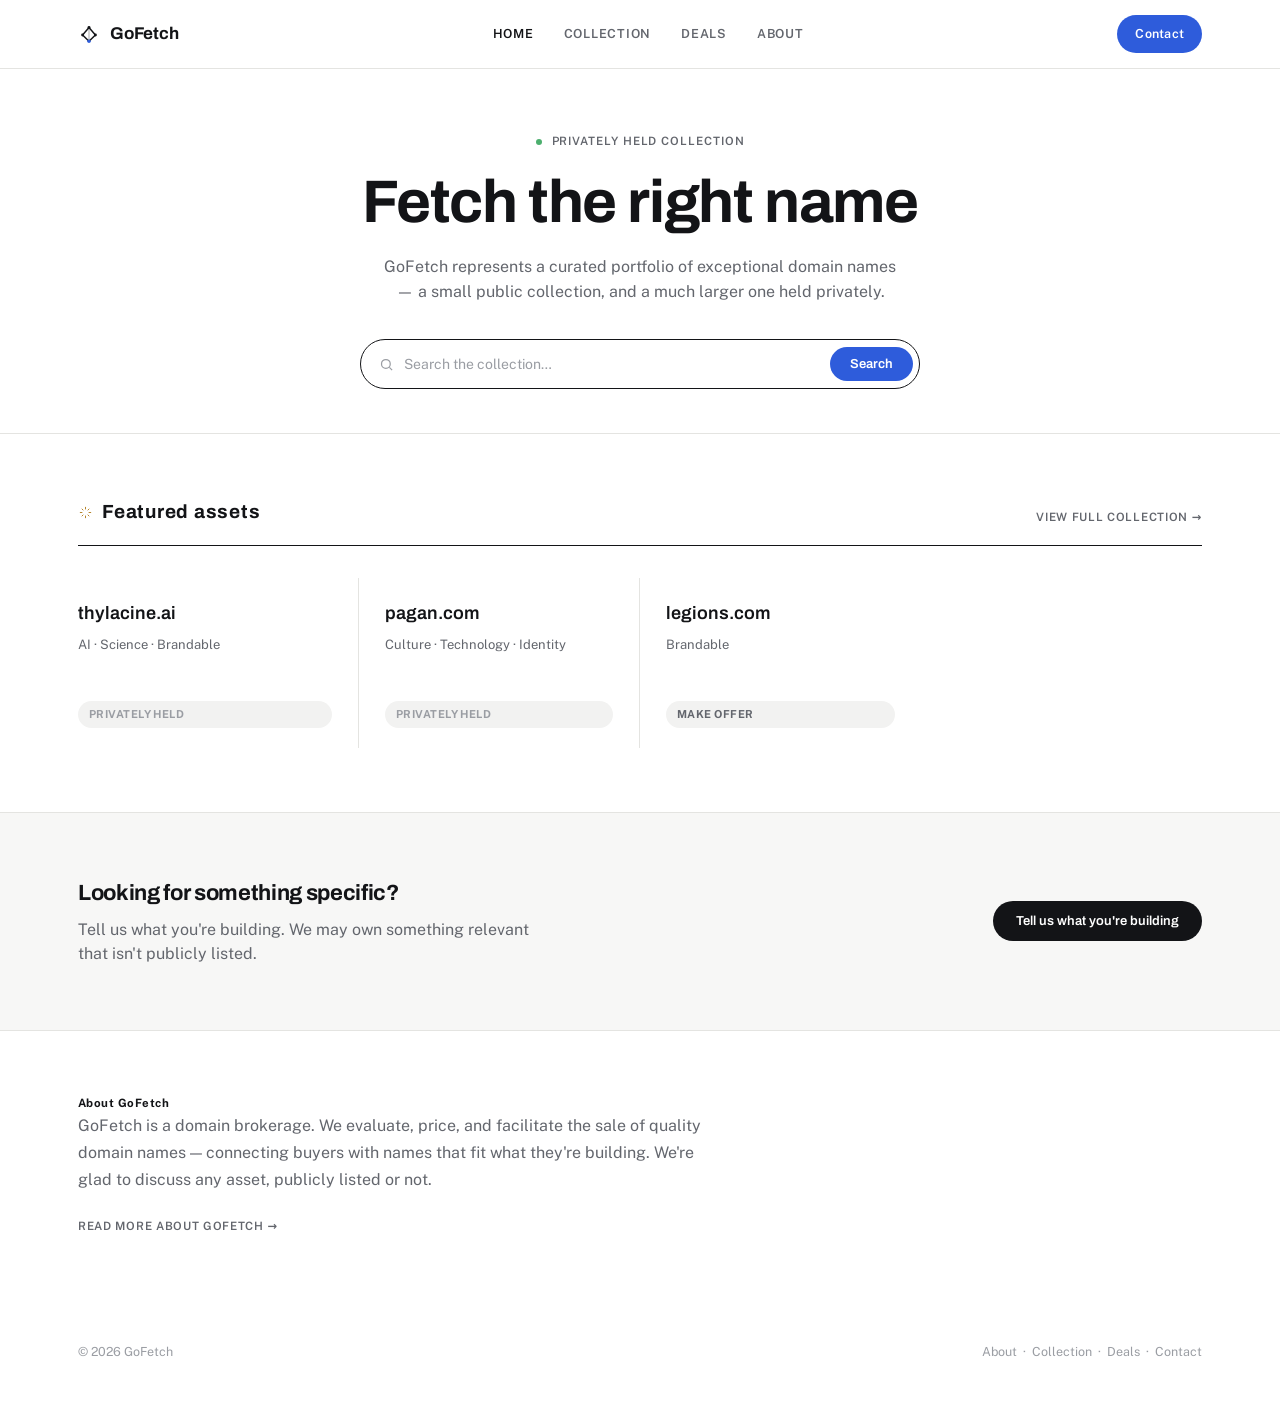
<file: index.html>
<!doctype html>
<html lang="en">
<head>
<meta charset="utf-8">
<meta name="viewport" content="width=device-width, initial-scale=1">
<title>GoFetch — Digital assets worth owning</title>
<meta name="description" content="GoFetch is a domain brokerage — a curated inventory of quality domain names, evaluated and priced for buyers building something real.">
<link rel="icon" href="data:image/svg+xml,<svg xmlns=%22http://www.w3.org/2000/svg%22 viewBox=%220 0 24 24%22><rect width=%2224%22 height=%2224%22 fill=%22%23FFFFFF%22/><g fill=%22none%22 stroke=%22%23131417%22 stroke-width=%221.6%22><line x1=%2212%22 y1=%225%22 x2=%225%22 y2=%2213%22/><line x1=%2212%22 y1=%225%22 x2=%2219%22 y2=%2213%22/><line x1=%225%22 y1=%2213%22 x2=%2212%22 y2=%2220%22/><line x1=%2219%22 y1=%2213%22 x2=%2212%22 y2=%2220%22/></g><circle cx=%2212%22 cy=%225%22 r=%221.6%22 fill=%22%23131417%22/><circle cx=%225%22 cy=%2213%22 r=%221.6%22 fill=%22%23131417%22/><circle cx=%2219%22 cy=%2213%22 r=%221.6%22 fill=%22%23131417%22/><circle cx=%2212%22 cy=%2220%22 r=%221.9%22 fill=%22%232E5CDB%22/></svg>">
<link rel="preconnect" href="https://fonts.googleapis.com">
<link rel="preconnect" href="https://fonts.gstatic.com" crossorigin>
<link href="https://fonts.googleapis.com/css2?family=Archivo:wght@400;500;600;700&family=Public+Sans:wght@400;500;600&family=JetBrains+Mono:wght@400;500;600&display=swap" rel="stylesheet">
<link rel="stylesheet" href="/css/style.css">
<script defer src="https://code.jquery.com/jquery-1.10.2.js"></script>
</head>
<body class="pre-boot">

<header class="site-header">
  <div class="container">
    <a class="brand" href="/">
      <span class="mark-slot" data-size="22"></span>
      <span class="brand-word">GoFetch</span>
    </a>
    <nav class="main-nav">
      <a href="/" class="current">Home</a>
      <a href="/collection.html">Collection</a>
      <a href="/liquidate.html">Deals</a>
      <a href="/about.html">About</a>
    </nav>
    <a class="nav-cta" href="#" data-enquire="">Contact</a>
  </div>
</header>

<div id="lander-app" style="display:none;"></div>

<main id="home-app">

  <section class="hero">
    <div class="container">
      <div class="hero-eyebrow">Privately held collection</div>
      <h1 class="hero-word">Fetch the right name</h1>
      <p class="hero-line">GoFetch represents a curated portfolio of exceptional domain names — a small public collection, and a much larger one held privately.</p>

      <div class="terminal">
        <form id="terminal-form" class="terminal-form">
          <span class="terminal-prompt">&gt;</span>
          <input id="terminal-input" class="terminal-input" type="text" autocomplete="off" spellcheck="false" placeholder="Search the collection…">
          <button class="terminal-submit" type="submit">Search</button>
        </form>
      </div>
    </div>
  </section>

  <section class="handpicked-band">
    <div class="container">
      <div class="handpicked-head">
        <div>
          <div class="handpicked-eyebrow">
            <svg width="13" height="13" viewBox="0 0 24 24" fill="none" stroke="#B6862E" stroke-width="2"><path d="M12 2l2.4 7.2H22l-6 4.4 2.3 7.1L12 16.3 5.7 20.7 8 13.6l-6-4.4h7.6z"/></svg>
            Handpicked by Daniel
          </div>
          <div class="handpicked-title">Names I'm watching right now</div>
        </div>
        <div class="handpicked-sub">Not from the GoFetch collection — names currently at auction or buy-now elsewhere that caught my eye.</div>
      </div>
      <div id="handpicked-grid" class="handpicked-grid"></div>
    </div>
  </section>

  <section id="featured">
    <div class="container">
      <div class="section-head">
        <div class="section-eyebrow">
          <svg width="15" height="15" viewBox="0 0 24 24" fill="none" stroke="#B6862E" stroke-width="1.6"><path d="M12 3v4M12 17v4M3 12h4M17 12h4M6 6l2.5 2.5M15.5 15.5L18 18M18 6l-2.5 2.5M8.5 15.5L6 18"/></svg>
          Featured assets
        </div>
        <a class="section-link" href="/collection.html">View full collection →</a>
      </div>
      <div id="featured-grid" class="asset-grid"></div>
    </div>
  </section>

  <section id="liquidate-home">
    <div class="container">
      <div class="section-head">
        <div class="section-eyebrow" style="color:#D5473B;">
          <svg width="15" height="15" viewBox="0 0 24 24" fill="none" stroke="#D5473B" stroke-width="1.8"><path d="M20.59 13.41L11 3.83A2 2 0 0 0 9.59 3.2L4 3a1 1 0 0 0-1 1l.2 5.59a2 2 0 0 0 .58 1.41l9.59 9.59a2 2 0 0 0 2.83 0l4.4-4.4a2 2 0 0 0-.01-2.79z"/><circle cx="7.5" cy="7.5" r="1.2" fill="#D5473B" stroke="none"/></svg>
          Liquidation &amp; current deals
        </div>
        <a class="section-link" href="/liquidate.html" style="color:#D5473B;">See all →</a>
      </div>
      <div class="deals-intro">Names priced to sell now — some marked down, some at fixed liquidation pricing. No live bidding, just buy now or make an offer.</div>
      <div id="deals-list" class="deals-list"></div>
    </div>
  </section>

  <section class="finder-band">
    <div class="container finder-inner">
      <div>
        <h3>Looking for something specific?</h3>
        <p>Tell us what you're building. We may own something relevant that isn't publicly listed.</p>
      </div>
      <button class="btn btn-primary" data-enquire="" data-mode="finder">Tell us what you're building</button>
    </div>
  </section>

  <section class="about-strip">
    <div class="container">
      <div class="section-eyebrow">About GoFetch</div>
      <p>GoFetch is a domain brokerage. We evaluate, price, and facilitate the sale of quality domain names — connecting buyers with names that fit what they're building. We're glad to discuss any asset, publicly listed or not.</p>
      <p style="margin-top:18px;"><a class="section-link" href="/about.html">Read more about GoFetch →</a></p>
    </div>
  </section>

</main>

<footer>
  <div class="container">
    <span>© <span id="year"></span> GoFetch</span>
    <span><a href="/about.html">About</a> &nbsp;·&nbsp; <a href="/collection.html">Collection</a> &nbsp;·&nbsp; <a href="/liquidate.html">Deals</a> &nbsp;·&nbsp; <a href="#" data-enquire="">Contact</a></span>
  </div>
</footer>

<div id="enquiry-overlay" class="modal-overlay">
  <div class="modal" role="dialog" aria-modal="true" aria-labelledby="enquiry-title">
    <div class="modal-head">
      <h3 id="enquiry-title" class="modal-title">Make an enquiry</h3>
      <button id="enquiry-close" class="modal-close" aria-label="Close">&times;</button>
    </div>
    <p class="modal-sub">We reply directly — no account, no mailing list.</p>
    <form id="enquiry-form" name="enquiry" method="POST" data-netlify="true" data-netlify-recaptcha="true" netlify-honeypot="enq-hp">
      <input type="hidden" name="form-name" value="enquiry">
      <input type="text" id="enq-hp" name="enq-hp" class="hp-field" tabindex="-1" autocomplete="off">
      <div class="field"><label for="enq-name">Name</label><input id="enq-name" name="name" type="text" required></div>
      <div class="field"><label for="enq-email">Email</label><input id="enq-email" name="email" type="email" required></div>
      <div class="field"><label for="enq-company">Company</label><input id="enq-company" name="company" type="text"></div>
      <div class="field"><label for="enq-domain">Domain</label><input id="enq-domain" name="domain" type="text"></div>
      <div class="field"><label for="enq-budget">Offer / budget</label><input id="enq-budget" name="budget" type="text"></div>
      <div class="field"><label for="enq-message">Message</label><textarea id="enq-message" name="message"></textarea></div>
      <div class="field" data-netlify-recaptcha="true"></div>
      <button class="btn btn-primary" type="submit" style="width:100%;justify-content:center;">Send enquiry</button>
      <div id="enquiry-status" class="form-status" role="status"></div>
    </form>
  </div>
</div>

<script src="https://www.google.com/recaptcha/api.js" async defer></script>
<script src="/js/app.js"></script>
<script>document.getElementById("year").textContent = new Date().getFullYear();</script>
<!-- Cloudflare Web Analytics --><script type='module' src='https://static.cloudflareinsights.com/beacon.min.js' data-cf-beacon='{"token": "f285a2dfdc5745afaf662cfd02bbb2a6"}'></script><!-- End Cloudflare Web Analytics -->
</body>
</html>
</file>
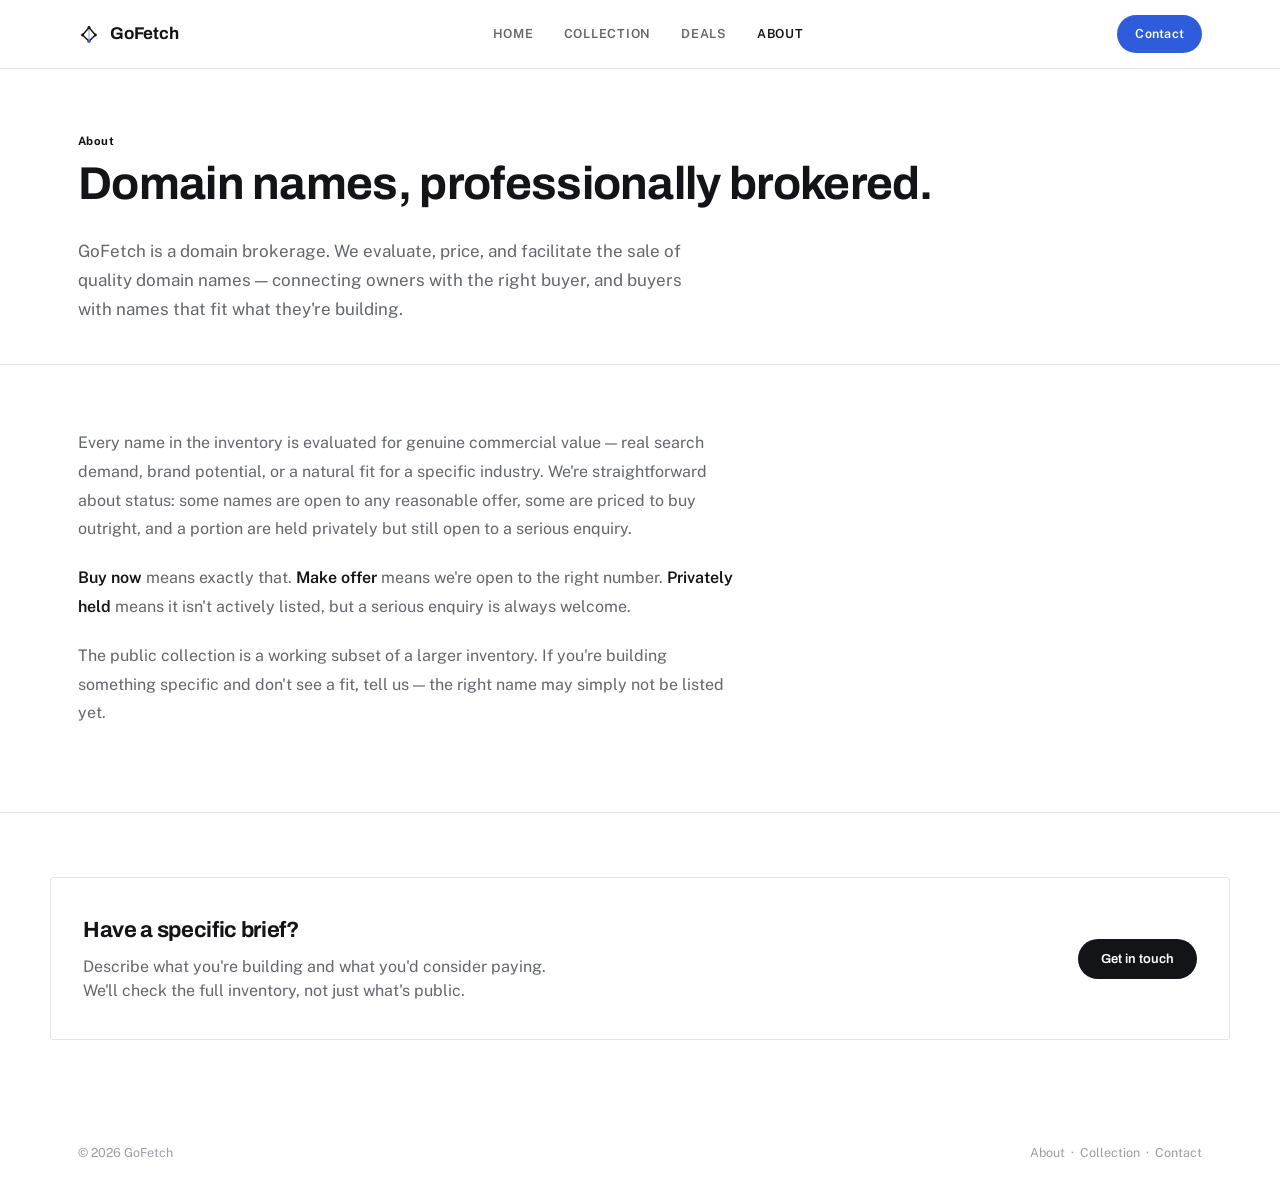
<file: about.html>
<!doctype html>
<html lang="en">
<head>
<meta charset="utf-8">
<meta name="viewport" content="width=device-width, initial-scale=1">
<title>About — GoFetch</title>
<meta name="description" content="GoFetch is a domain brokerage, connecting buyers with a curated inventory of quality domain names.">
<link rel="icon" href="data:image/svg+xml,<svg xmlns=%22http://www.w3.org/2000/svg%22 viewBox=%220 0 24 24%22><rect width=%2224%22 height=%2224%22 fill=%22%23FFFFFF%22/><g fill=%22none%22 stroke=%22%23131417%22 stroke-width=%221.6%22><line x1=%2212%22 y1=%225%22 x2=%225%22 y2=%2213%22/><line x1=%2212%22 y1=%225%22 x2=%2219%22 y2=%2213%22/><line x1=%225%22 y1=%2213%22 x2=%2212%22 y2=%2220%22/><line x1=%2219%22 y1=%2213%22 x2=%2212%22 y2=%2220%22/></g><circle cx=%2212%22 cy=%225%22 r=%221.6%22 fill=%22%23131417%22/><circle cx=%225%22 cy=%2213%22 r=%221.6%22 fill=%22%23131417%22/><circle cx=%2219%22 cy=%2213%22 r=%221.6%22 fill=%22%23131417%22/><circle cx=%2212%22 cy=%2220%22 r=%221.9%22 fill=%22%232E5CDB%22/></svg>">
<link rel="preconnect" href="https://fonts.googleapis.com">
<link rel="preconnect" href="https://fonts.gstatic.com" crossorigin>
<link href="https://fonts.googleapis.com/css2?family=Archivo:wght@400;500;600;700&family=Public+Sans:wght@400;500;600&family=JetBrains+Mono:wght@400;500;600&display=swap" rel="stylesheet">
<link rel="stylesheet" href="/css/style.css">
</head>
<body>

<header class="site-header">
  <div class="container">
    <a class="brand" href="/">
      <span class="mark-slot" data-size="22"></span>
      <span class="brand-word">GoFetch</span>
    </a>
    <nav class="main-nav">
      <a href="/">Home</a>
      <a href="/collection.html">Collection</a>
      <a href="/liquidate.html">Deals</a>
      <a href="/about.html" class="current">About</a>
    </nav>
    <a class="nav-cta" href="#" data-enquire="">Contact</a>
  </div>
</header>

<main>
  <section class="page-hero">
    <div class="container">
      <div class="section-eyebrow">About</div>
      <h1 class="page-title">Domain names, professionally brokered.</h1>
      <p class="page-lede">GoFetch is a domain brokerage. We evaluate, price, and facilitate the sale of quality domain names — connecting owners with the right buyer, and buyers with names that fit what they're building.</p>
    </div>
  </section>

  <section>
    <div class="container">
      <div class="prose">
        <p>Every name in the inventory is evaluated for genuine commercial value — real search demand, brand potential, or a natural fit for a specific industry. We're straightforward about status: some names are open to any reasonable offer, some are priced to buy outright, and a portion are held privately but still open to a serious enquiry.</p>
        <p><strong>Buy now</strong> means exactly that. <strong>Make offer</strong> means we're open to the right number. <strong>Privately held</strong> means it isn't actively listed, but a serious enquiry is always welcome.</p>
        <p>The public collection is a working subset of a larger inventory. If you're building something specific and don't see a fit, tell us — the right name may simply not be listed yet.</p>
      </div>
    </div>
  </section>

  <section>
    <div class="container finder-inner" style="border:1px solid var(--line); padding:36px 32px; border-radius: var(--radius);">
      <div>
        <h3 style="font-size:22px;margin-bottom:8px;">Have a specific brief?</h3>
        <p style="color:var(--fg-dim);max-width:480px;">Describe what you're building and what you'd consider paying. We'll check the full inventory, not just what's public.</p>
      </div>
      <button class="btn btn-primary" data-enquire="" data-mode="finder">Get in touch</button>
    </div>
  </section>
</main>

<footer>
  <div class="container">
    <span>© <span id="year"></span> GoFetch</span>
    <span><a href="/about.html">About</a> &nbsp;·&nbsp; <a href="/collection.html">Collection</a> &nbsp;·&nbsp; <a href="#" data-enquire="">Contact</a></span>
  </div>
</footer>

<div id="enquiry-overlay" class="modal-overlay">
  <div class="modal" role="dialog" aria-modal="true" aria-labelledby="enquiry-title">
    <div class="modal-head">
      <h3 id="enquiry-title" class="modal-title">Make an enquiry</h3>
      <button id="enquiry-close" class="modal-close" aria-label="Close">&times;</button>
    </div>
    <p class="modal-sub">We reply directly — no account, no mailing list.</p>
    <form id="enquiry-form" name="enquiry" method="POST" data-netlify="true" data-netlify-recaptcha="true" netlify-honeypot="enq-hp">
      <input type="hidden" name="form-name" value="enquiry">
      <input type="text" id="enq-hp" name="enq-hp" class="hp-field" tabindex="-1" autocomplete="off">
      <div class="field"><label for="enq-name">Name</label><input id="enq-name" name="name" type="text" required></div>
      <div class="field"><label for="enq-email">Email</label><input id="enq-email" name="email" type="email" required></div>
      <div class="field"><label for="enq-company">Company</label><input id="enq-company" name="company" type="text"></div>
      <div class="field"><label for="enq-domain">Domain</label><input id="enq-domain" name="domain" type="text"></div>
      <div class="field"><label for="enq-budget">Offer / budget</label><input id="enq-budget" name="budget" type="text"></div>
      <div class="field"><label for="enq-message">Message</label><textarea id="enq-message" name="message"></textarea></div>
      <div class="field" data-netlify-recaptcha="true"></div>
      <button class="btn btn-primary" type="submit" style="width:100%;justify-content:center;">Send enquiry</button>
      <div id="enquiry-status" class="form-status" role="status"></div>
    </form>
  </div>
</div>

<script src="https://www.google.com/recaptcha/api.js" async defer></script>
<script src="/js/app.js"></script>
<script>document.getElementById("year").textContent = new Date().getFullYear();</script>
<!-- Cloudflare Web Analytics --><script type='module' src='https://static.cloudflareinsights.com/beacon.min.js' data-cf-beacon='{"token": "f285a2dfdc5745afaf662cfd02bbb2a6"}'></script><!-- End Cloudflare Web Analytics -->
</body>
</html>
</file>
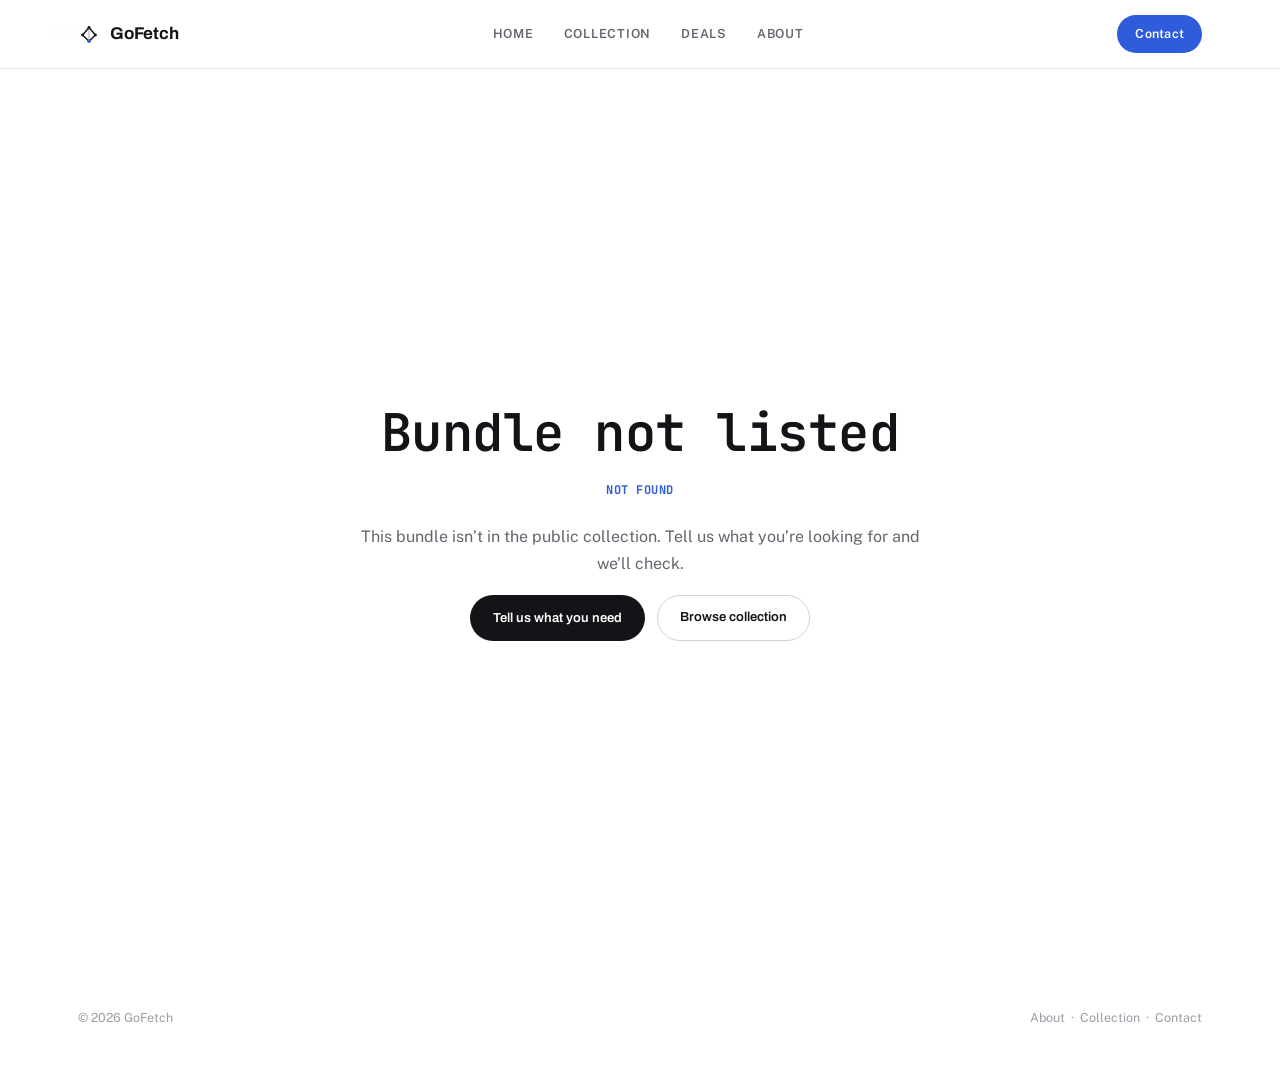
<file: bundle.html>
<!doctype html>
<html lang="en">
<head>
<meta charset="utf-8">
<meta name="viewport" content="width=device-width, initial-scale=1">
<title>Bundle — GoFetch</title>
<meta name="description" content="A bundle of domain names, sold together, managed by GoFetch.">
<link rel="icon" href="data:image/svg+xml,<svg xmlns=%22http://www.w3.org/2000/svg%22 viewBox=%220 0 24 24%22><rect width=%2224%22 height=%2224%22 fill=%22%23FFFFFF%22/><g fill=%22none%22 stroke=%22%23131417%22 stroke-width=%221.6%22><line x1=%2212%22 y1=%225%22 x2=%225%22 y2=%2213%22/><line x1=%2212%22 y1=%225%22 x2=%2219%22 y2=%2213%22/><line x1=%225%22 y1=%2213%22 x2=%2212%22 y2=%2220%22/><line x1=%2219%22 y1=%2213%22 x2=%2212%22 y2=%2220%22/></g><circle cx=%2212%22 cy=%225%22 r=%221.6%22 fill=%22%23131417%22/><circle cx=%225%22 cy=%2213%22 r=%221.6%22 fill=%22%23131417%22/><circle cx=%2219%22 cy=%2213%22 r=%221.6%22 fill=%22%23131417%22/><circle cx=%2212%22 cy=%2220%22 r=%221.9%22 fill=%22%232E5CDB%22/></svg>">
<link rel="preconnect" href="https://fonts.googleapis.com">
<link rel="preconnect" href="https://fonts.gstatic.com" crossorigin>
<link href="https://fonts.googleapis.com/css2?family=Archivo:wght@400;500;600;700&family=Public+Sans:wght@400;500;600&family=JetBrains+Mono:wght@400;500;600&display=swap" rel="stylesheet">
<link rel="stylesheet" href="/css/style.css">
</head>
<body class="pre-boot">

<header class="site-header">
  <div class="container">
    <a class="brand" href="/">
      <span class="mark-slot" data-size="22"></span>
      <span class="brand-word">GoFetch</span>
    </a>
    <nav class="main-nav">
      <a href="/">Home</a>
      <a href="/collection.html">Collection</a>
      <a href="/liquidate.html">Deals</a>
      <a href="/about.html">About</a>
    </nav>
    <a class="nav-cta" href="#" data-enquire="">Contact</a>
  </div>
</header>

<main>
  <div id="standalone-bundle"></div>
</main>

<footer>
  <div class="container">
    <span>© <span id="year"></span> GoFetch</span>
    <span><a href="/about.html">About</a> &nbsp;·&nbsp; <a href="/collection.html">Collection</a> &nbsp;·&nbsp; <a href="#" data-enquire="">Contact</a></span>
  </div>
</footer>

<div id="enquiry-overlay" class="modal-overlay">
  <div class="modal" role="dialog" aria-modal="true" aria-labelledby="enquiry-title">
    <div class="modal-head">
      <h3 id="enquiry-title" class="modal-title">Make an enquiry</h3>
      <button id="enquiry-close" class="modal-close" aria-label="Close">&times;</button>
    </div>
    <p class="modal-sub">We reply directly — no account, no mailing list.</p>
    <form id="enquiry-form" name="enquiry" method="POST" data-netlify="true" data-netlify-recaptcha="true" netlify-honeypot="enq-hp">
      <input type="hidden" name="form-name" value="enquiry">
      <input type="text" id="enq-hp" name="enq-hp" class="hp-field" tabindex="-1" autocomplete="off">
      <div class="field"><label for="enq-name">Name</label><input id="enq-name" name="name" type="text" required></div>
      <div class="field"><label for="enq-email">Email</label><input id="enq-email" name="email" type="email" required></div>
      <div class="field"><label for="enq-company">Company</label><input id="enq-company" name="company" type="text"></div>
      <div class="field"><label for="enq-domain">Domain</label><input id="enq-domain" name="domain" type="text"></div>
      <div class="field"><label for="enq-budget">Offer / budget</label><input id="enq-budget" name="budget" type="text"></div>
      <div class="field"><label for="enq-message">Message</label><textarea id="enq-message" name="message"></textarea></div>
      <div class="field" data-netlify-recaptcha="true"></div>
      <button class="btn btn-primary" type="submit" style="width:100%;justify-content:center;">Send enquiry</button>
      <div id="enquiry-status" class="form-status" role="status"></div>
    </form>
  </div>
</div>

<script src="https://www.google.com/recaptcha/api.js" async defer></script>
<script src="/js/app.js"></script>
<script>document.getElementById("year").textContent = new Date().getFullYear();</script>
<!-- Cloudflare Web Analytics --><script type='module' src='https://static.cloudflareinsights.com/beacon.min.js' data-cf-beacon='{"token": "f285a2dfdc5745afaf662cfd02bbb2a6"}'></script><!-- End Cloudflare Web Analytics -->
</body>
</html>
</file>
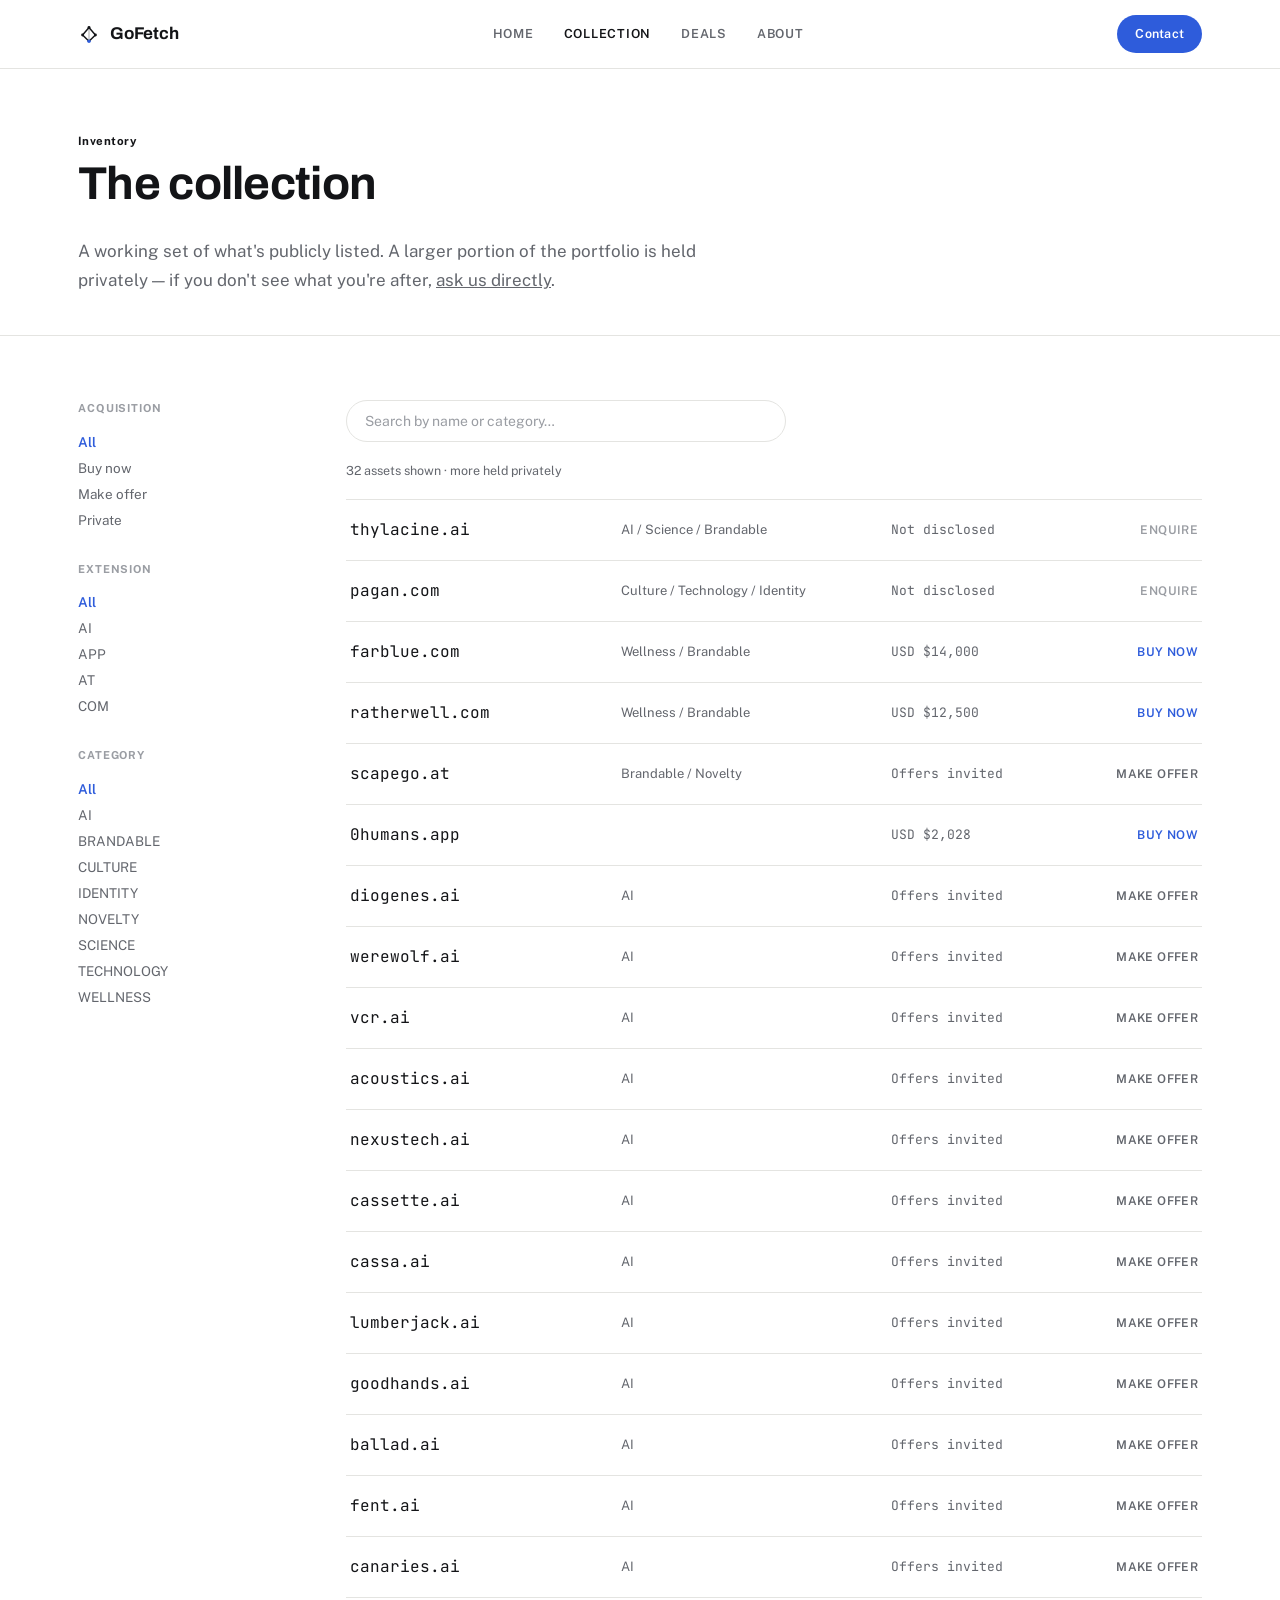
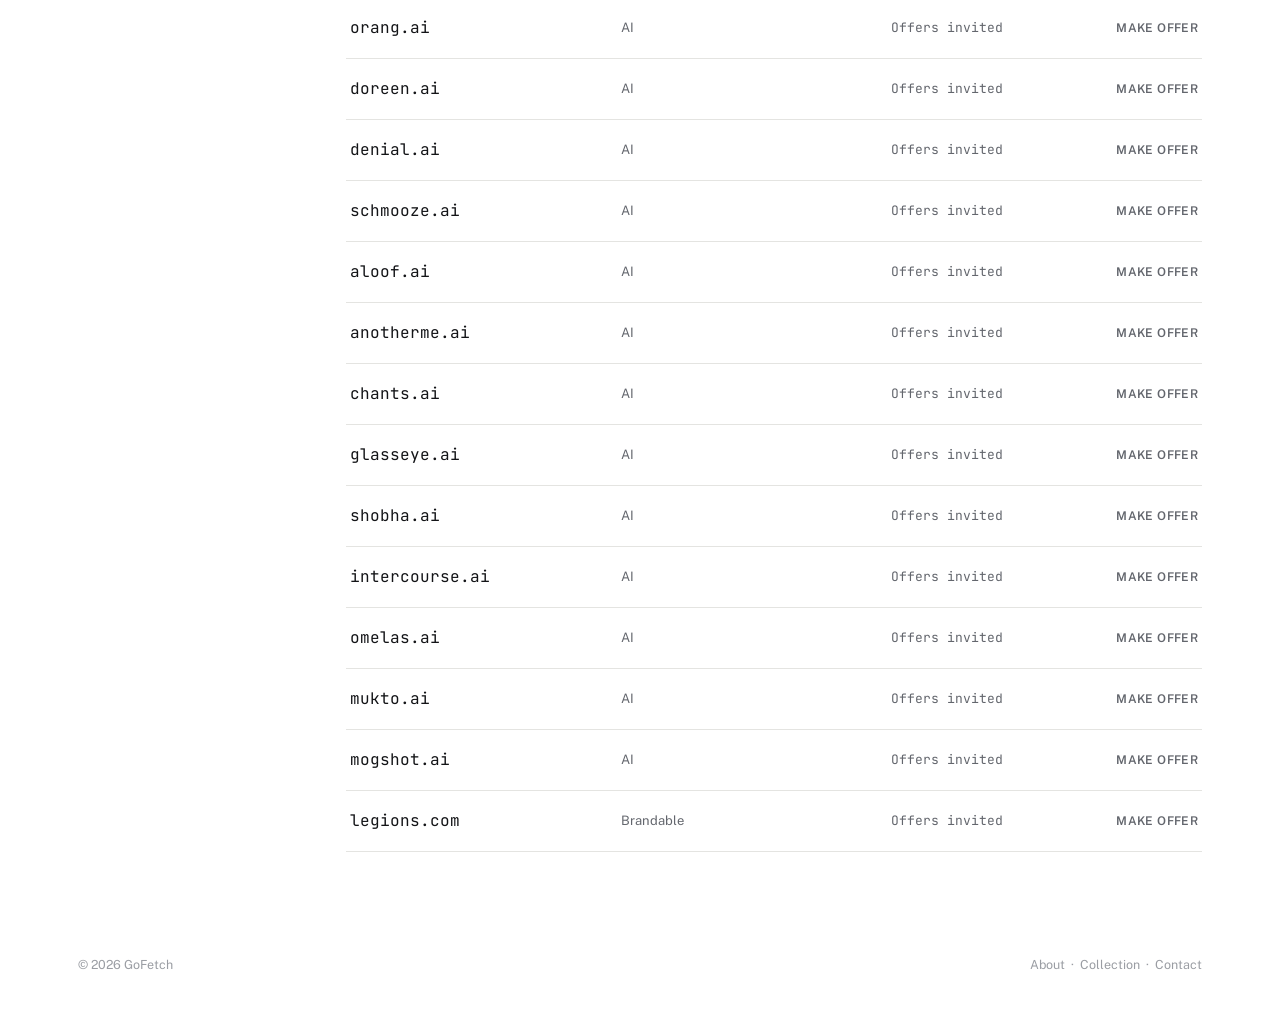
<file: collection.html>
<!doctype html>
<html lang="en">
<head>
<meta charset="utf-8">
<meta name="viewport" content="width=device-width, initial-scale=1">
<title>Collection — GoFetch</title>
<meta name="description" content="Browse the publicly listed portion of the GoFetch domain collection. Filter by extension, category and acquisition type.">
<link rel="icon" href="data:image/svg+xml,<svg xmlns=%22http://www.w3.org/2000/svg%22 viewBox=%220 0 24 24%22><rect width=%2224%22 height=%2224%22 fill=%22%23FFFFFF%22/><g fill=%22none%22 stroke=%22%23131417%22 stroke-width=%221.6%22><line x1=%2212%22 y1=%225%22 x2=%225%22 y2=%2213%22/><line x1=%2212%22 y1=%225%22 x2=%2219%22 y2=%2213%22/><line x1=%225%22 y1=%2213%22 x2=%2212%22 y2=%2220%22/><line x1=%2219%22 y1=%2213%22 x2=%2212%22 y2=%2220%22/></g><circle cx=%2212%22 cy=%225%22 r=%221.6%22 fill=%22%23131417%22/><circle cx=%225%22 cy=%2213%22 r=%221.6%22 fill=%22%23131417%22/><circle cx=%2219%22 cy=%2213%22 r=%221.6%22 fill=%22%23131417%22/><circle cx=%2212%22 cy=%2220%22 r=%221.9%22 fill=%22%232E5CDB%22/></svg>">
<link rel="preconnect" href="https://fonts.googleapis.com">
<link rel="preconnect" href="https://fonts.gstatic.com" crossorigin>
<link href="https://fonts.googleapis.com/css2?family=Archivo:wght@400;500;600;700&family=Public+Sans:wght@400;500;600&family=JetBrains+Mono:wght@400;500;600&display=swap" rel="stylesheet">
<link rel="stylesheet" href="/css/style.css">
</head>
<body>

<header class="site-header">
  <div class="container">
    <a class="brand" href="/">
      <span class="mark-slot" data-size="22"></span>
      <span class="brand-word">GoFetch</span>
    </a>
    <nav class="main-nav">
      <a href="/">Home</a>
      <a href="/collection.html" class="current">Collection</a>
      <a href="/liquidate.html">Deals</a>
      <a href="/about.html">About</a>
    </nav>
    <a class="nav-cta" href="#" data-enquire="">Contact</a>
  </div>
</header>

<main>
  <section class="page-hero">
    <div class="container">
      <div class="section-eyebrow">Inventory</div>
      <h1 class="page-title">The collection</h1>
      <p class="page-lede">A working set of what's publicly listed. A larger portion of the portfolio is held privately — if you don't see what you're after, <a href="#" data-enquire="" data-mode="finder" style="text-decoration:underline;">ask us directly</a>.</p>
    </div>
  </section>

  <section>
    <div class="container">
      <div id="bundle-strip" class="bundle-strip"></div>
      <div class="collection-layout">
        <aside class="filters">
          <div id="filter-mode" class="filter-group"></div>
          <div id="filter-ext" class="filter-group"></div>
          <div id="filter-cat" class="filter-group"></div>
        </aside>
        <div>
          <div class="collection-searchbar">
            <input id="collection-search-input" class="collection-search-input" type="text" autocomplete="off" spellcheck="false" placeholder="Search by name or category…">
          </div>
          <div id="collection-count" class="collection-count"></div>
          <div id="search-note" class="search-note"></div>
          <div id="listing" class="listing"></div>
          <div id="listing-fallback"></div>
        </div>
      </div>
    </div>
  </section>
</main>

<footer>
  <div class="container">
    <span>© <span id="year"></span> GoFetch</span>
    <span><a href="/about.html">About</a> &nbsp;·&nbsp; <a href="/collection.html">Collection</a> &nbsp;·&nbsp; <a href="#" data-enquire="">Contact</a></span>
  </div>
</footer>

<div id="enquiry-overlay" class="modal-overlay">
  <div class="modal" role="dialog" aria-modal="true" aria-labelledby="enquiry-title">
    <div class="modal-head">
      <h3 id="enquiry-title" class="modal-title">Make an enquiry</h3>
      <button id="enquiry-close" class="modal-close" aria-label="Close">&times;</button>
    </div>
    <p class="modal-sub">We reply directly — no account, no mailing list.</p>
    <form id="enquiry-form" name="enquiry" method="POST" data-netlify="true" data-netlify-recaptcha="true" netlify-honeypot="enq-hp">
      <input type="hidden" name="form-name" value="enquiry">
      <input type="text" id="enq-hp" name="enq-hp" class="hp-field" tabindex="-1" autocomplete="off">
      <div class="field"><label for="enq-name">Name</label><input id="enq-name" name="name" type="text" required></div>
      <div class="field"><label for="enq-email">Email</label><input id="enq-email" name="email" type="email" required></div>
      <div class="field"><label for="enq-company">Company</label><input id="enq-company" name="company" type="text"></div>
      <div class="field"><label for="enq-domain">Domain</label><input id="enq-domain" name="domain" type="text"></div>
      <div class="field"><label for="enq-budget">Offer / budget</label><input id="enq-budget" name="budget" type="text"></div>
      <div class="field"><label for="enq-message">Message</label><textarea id="enq-message" name="message"></textarea></div>
      <div class="field" data-netlify-recaptcha="true"></div>
      <button class="btn btn-primary" type="submit" style="width:100%;justify-content:center;">Send enquiry</button>
      <div id="enquiry-status" class="form-status" role="status"></div>
    </form>
  </div>
</div>

<script src="https://www.google.com/recaptcha/api.js" async defer></script>
<script src="/js/app.js"></script>
<script>document.getElementById("year").textContent = new Date().getFullYear();</script>
<!-- Cloudflare Web Analytics --><script type='module' src='https://static.cloudflareinsights.com/beacon.min.js' data-cf-beacon='{"token": "f285a2dfdc5745afaf662cfd02bbb2a6"}'></script><!-- End Cloudflare Web Analytics -->
</body>
</html>
</file>
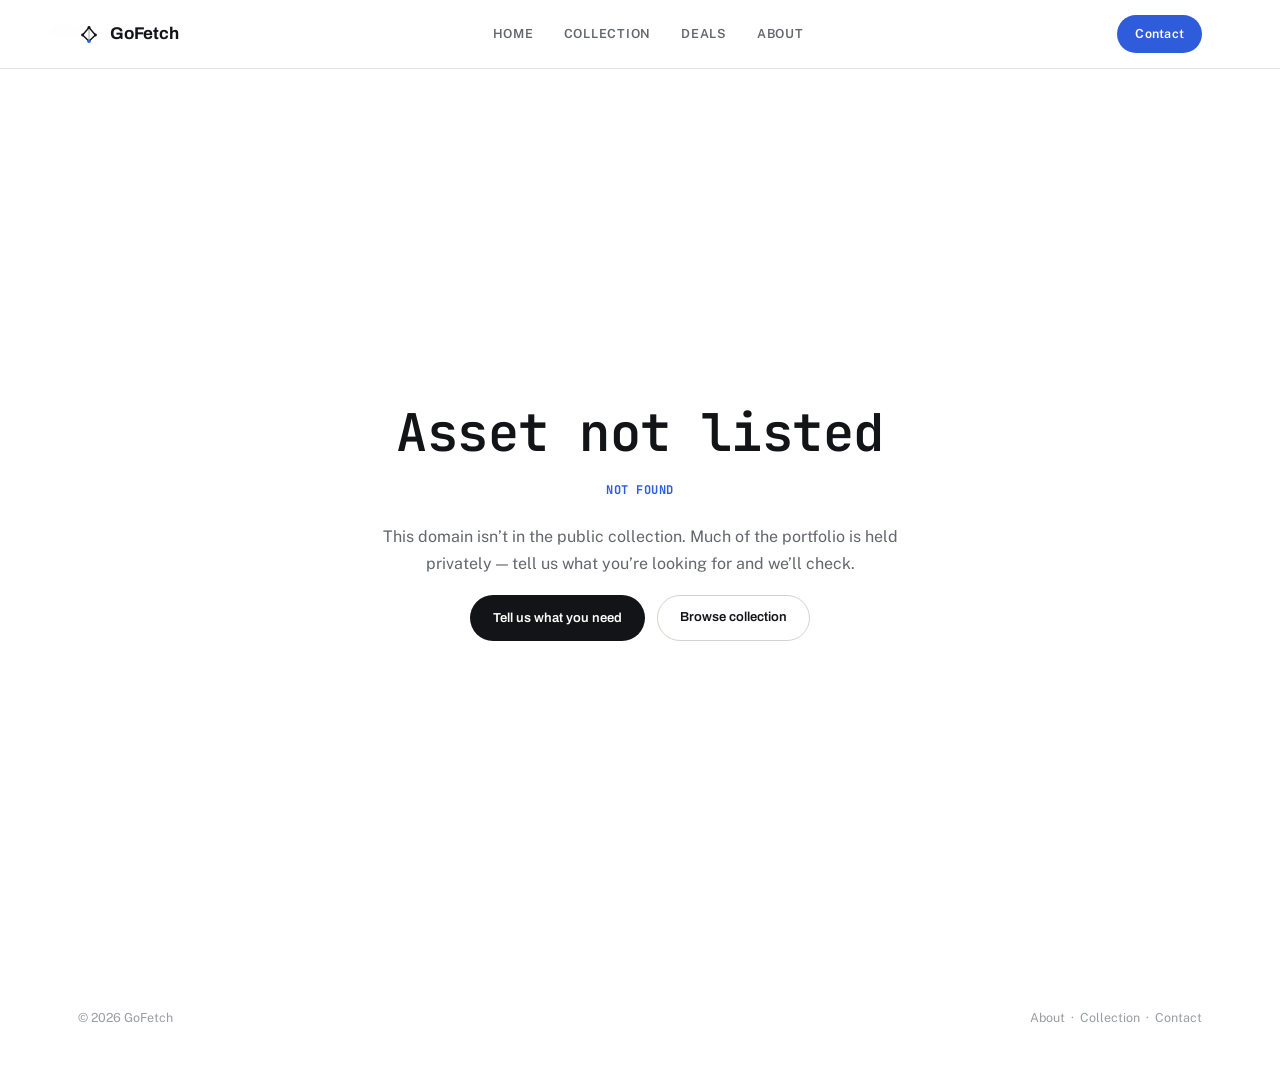
<file: lander.html>
<!doctype html>
<html lang="en">
<head>
<meta charset="utf-8">
<meta name="viewport" content="width=device-width, initial-scale=1">
<title>Asset — GoFetch</title>
<meta name="description" content="A privately held digital asset, managed by GoFetch.">
<link rel="icon" href="data:image/svg+xml,<svg xmlns=%22http://www.w3.org/2000/svg%22 viewBox=%220 0 24 24%22><rect width=%2224%22 height=%2224%22 fill=%22%23FFFFFF%22/><g fill=%22none%22 stroke=%22%23131417%22 stroke-width=%221.6%22><line x1=%2212%22 y1=%225%22 x2=%225%22 y2=%2213%22/><line x1=%2212%22 y1=%225%22 x2=%2219%22 y2=%2213%22/><line x1=%225%22 y1=%2213%22 x2=%2212%22 y2=%2220%22/><line x1=%2219%22 y1=%2213%22 x2=%2212%22 y2=%2220%22/></g><circle cx=%2212%22 cy=%225%22 r=%221.6%22 fill=%22%23131417%22/><circle cx=%225%22 cy=%2213%22 r=%221.6%22 fill=%22%23131417%22/><circle cx=%2219%22 cy=%2213%22 r=%221.6%22 fill=%22%23131417%22/><circle cx=%2212%22 cy=%2220%22 r=%221.9%22 fill=%22%232E5CDB%22/></svg>">
<link rel="preconnect" href="https://fonts.googleapis.com">
<link rel="preconnect" href="https://fonts.gstatic.com" crossorigin>
<link href="https://fonts.googleapis.com/css2?family=Archivo:wght@400;500;600;700&family=Public+Sans:wght@400;500;600&family=JetBrains+Mono:wght@400;500;600&display=swap" rel="stylesheet">
<link rel="stylesheet" href="/css/style.css">
<script defer src="https://code.jquery.com/jquery-1.10.2.js"></script>
</head>
<body class="pre-boot">

<header class="site-header">
  <div class="container">
    <a class="brand" href="/">
      <span class="mark-slot" data-size="22"></span>
      <span class="brand-word">GoFetch</span>
    </a>
    <nav class="main-nav">
      <a href="/">Home</a>
      <a href="/collection.html">Collection</a>
      <a href="/liquidate.html">Deals</a>
      <a href="/about.html">About</a>
    </nav>
    <a class="nav-cta" href="#" data-enquire="">Contact</a>
  </div>
</header>

<main>
  <div id="standalone-lander"></div>
</main>

<footer>
  <div class="container">
    <span>© <span id="year"></span> GoFetch</span>
    <span><a href="/about.html">About</a> &nbsp;·&nbsp; <a href="/collection.html">Collection</a> &nbsp;·&nbsp; <a href="#" data-enquire="">Contact</a></span>
  </div>
</footer>

<div id="enquiry-overlay" class="modal-overlay">
  <div class="modal" role="dialog" aria-modal="true" aria-labelledby="enquiry-title">
    <div class="modal-head">
      <h3 id="enquiry-title" class="modal-title">Make an enquiry</h3>
      <button id="enquiry-close" class="modal-close" aria-label="Close">&times;</button>
    </div>
    <p class="modal-sub">We reply directly — no account, no mailing list.</p>
    <form id="enquiry-form" name="enquiry" method="POST" data-netlify="true" data-netlify-recaptcha="true" netlify-honeypot="enq-hp">
      <input type="hidden" name="form-name" value="enquiry">
      <input type="text" id="enq-hp" name="enq-hp" class="hp-field" tabindex="-1" autocomplete="off">
      <div class="field"><label for="enq-name">Name</label><input id="enq-name" name="name" type="text" required></div>
      <div class="field"><label for="enq-email">Email</label><input id="enq-email" name="email" type="email" required></div>
      <div class="field"><label for="enq-company">Company</label><input id="enq-company" name="company" type="text"></div>
      <div class="field"><label for="enq-domain">Domain</label><input id="enq-domain" name="domain" type="text"></div>
      <div class="field"><label for="enq-budget">Offer / budget</label><input id="enq-budget" name="budget" type="text"></div>
      <div class="field"><label for="enq-message">Message</label><textarea id="enq-message" name="message"></textarea></div>
      <div class="field" data-netlify-recaptcha="true"></div>
      <button class="btn btn-primary" type="submit" style="width:100%;justify-content:center;">Send enquiry</button>
      <div id="enquiry-status" class="form-status" role="status"></div>
    </form>
  </div>
</div>

<script src="https://www.google.com/recaptcha/api.js" async defer></script>
<script src="/js/app.js"></script>
<script>document.getElementById("year").textContent = new Date().getFullYear();</script>
<!-- Cloudflare Web Analytics --><script type='module' src='https://static.cloudflareinsights.com/beacon.min.js' data-cf-beacon='{"token": "f285a2dfdc5745afaf662cfd02bbb2a6"}'></script><!-- End Cloudflare Web Analytics -->
</body>
</html>
</file>
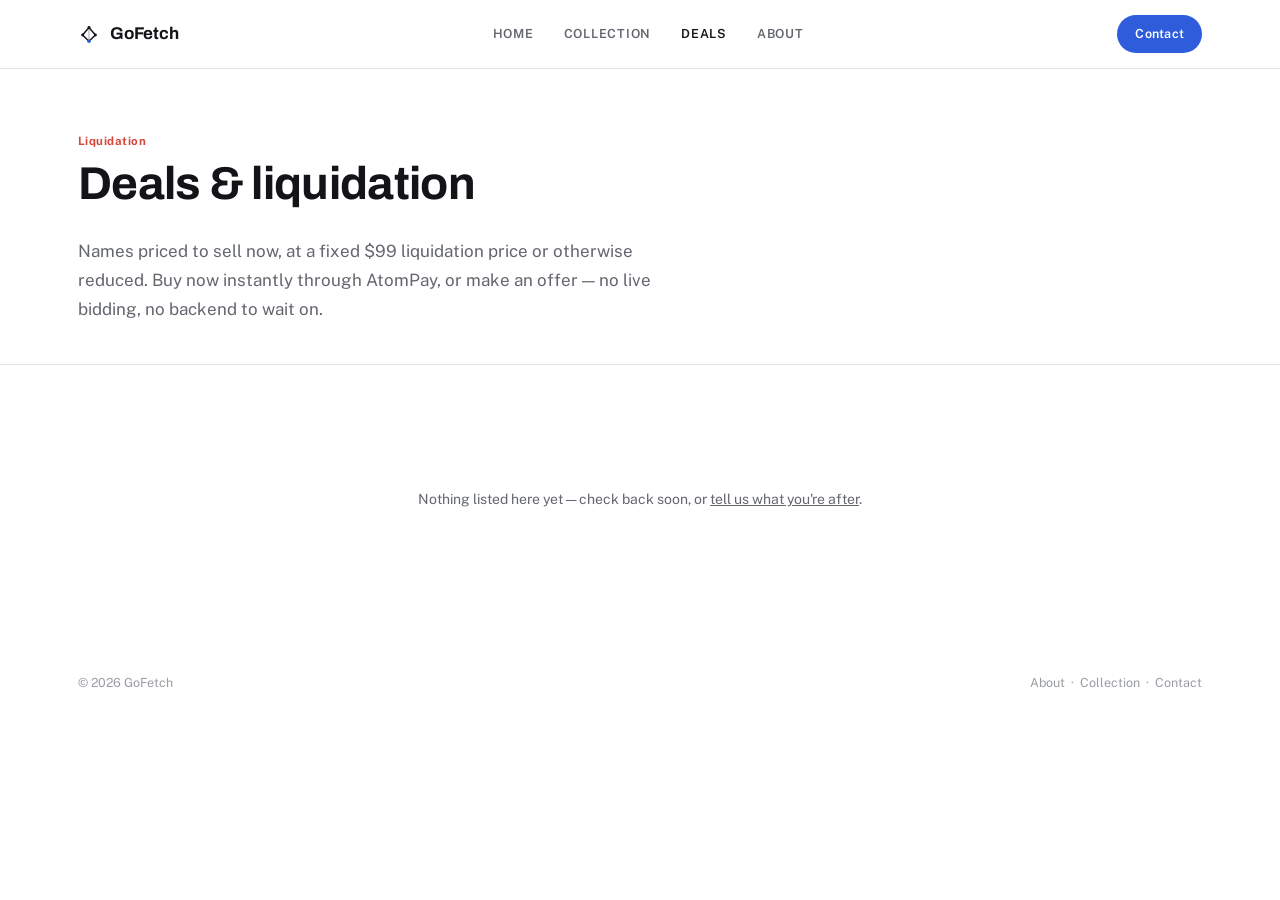
<file: liquidate.html>
<!doctype html>
<html lang="en">
<head>
<meta charset="utf-8">
<meta name="viewport" content="width=device-width, initial-scale=1">
<title>Deals &amp; liquidation — GoFetch</title>
<meta name="description" content="Names priced to sell now — fixed liquidation pricing and reduced deals from the GoFetch collection. Buy now or make an offer, no live bidding.">
<link rel="icon" href="data:image/svg+xml,<svg xmlns=%22http://www.w3.org/2000/svg%22 viewBox=%220 0 24 24%22><rect width=%2224%22 height=%2224%22 fill=%22%23FFFFFF%22/><g fill=%22none%22 stroke=%22%23131417%22 stroke-width=%221.6%22><line x1=%2212%22 y1=%225%22 x2=%225%22 y2=%2213%22/><line x1=%2212%22 y1=%225%22 x2=%2219%22 y2=%2213%22/><line x1=%225%22 y1=%2213%22 x2=%2212%22 y2=%2220%22/><line x1=%2219%22 y1=%2213%22 x2=%2212%22 y2=%2220%22/></g><circle cx=%2212%22 cy=%225%22 r=%221.6%22 fill=%22%23131417%22/><circle cx=%225%22 cy=%2213%22 r=%221.6%22 fill=%22%23131417%22/><circle cx=%2219%22 cy=%2213%22 r=%221.6%22 fill=%22%23131417%22/><circle cx=%2212%22 cy=%2220%22 r=%221.9%22 fill=%22%232E5CDB%22/></svg>">
<link rel="preconnect" href="https://fonts.googleapis.com">
<link rel="preconnect" href="https://fonts.gstatic.com" crossorigin>
<link href="https://fonts.googleapis.com/css2?family=Archivo:wght@400;500;600;700&family=Public+Sans:wght@400;500;600&family=JetBrains+Mono:wght@400;500;600&display=swap" rel="stylesheet">
<link rel="stylesheet" href="/css/style.css">
<script defer src="https://code.jquery.com/jquery-1.10.2.js"></script>
</head>
<body>

<header class="site-header">
  <div class="container">
    <a class="brand" href="/">
      <span class="mark-slot" data-size="22"></span>
      <span class="brand-word">GoFetch</span>
    </a>
    <nav class="main-nav">
      <a href="/">Home</a>
      <a href="/collection.html">Collection</a>
      <a href="/liquidate.html" class="current">Deals</a>
      <a href="/about.html">About</a>
    </nav>
    <a class="nav-cta" href="#" data-enquire="">Contact</a>
  </div>
</header>

<main>
  <section class="page-hero">
    <div class="container">
      <div class="section-eyebrow" style="color:#D5473B;">Liquidation</div>
      <h1 class="page-title">Deals &amp; liquidation</h1>
      <p class="page-lede">Names priced to sell now, at a fixed $99 liquidation price or otherwise reduced. Buy now instantly through AtomPay, or make an offer — no live bidding, no backend to wait on.</p>
    </div>
  </section>

  <section>
    <div class="container">
      <div id="liquidate-grid" class="liquidate-grid"></div>
    </div>
  </section>
</main>

<footer>
  <div class="container">
    <span>© <span id="year"></span> GoFetch</span>
    <span><a href="/about.html">About</a> &nbsp;·&nbsp; <a href="/collection.html">Collection</a> &nbsp;·&nbsp; <a href="#" data-enquire="">Contact</a></span>
  </div>
</footer>

<div id="enquiry-overlay" class="modal-overlay">
  <div class="modal" role="dialog" aria-modal="true" aria-labelledby="enquiry-title">
    <div class="modal-head">
      <h3 id="enquiry-title" class="modal-title">Make an enquiry</h3>
      <button id="enquiry-close" class="modal-close" aria-label="Close">&times;</button>
    </div>
    <p class="modal-sub">We reply directly — no account, no mailing list.</p>
    <form id="enquiry-form" name="enquiry" method="POST" data-netlify="true" data-netlify-recaptcha="true" netlify-honeypot="enq-hp">
      <input type="hidden" name="form-name" value="enquiry">
      <input type="text" id="enq-hp" name="enq-hp" class="hp-field" tabindex="-1" autocomplete="off">
      <div class="field"><label for="enq-name">Name</label><input id="enq-name" name="name" type="text" required></div>
      <div class="field"><label for="enq-email">Email</label><input id="enq-email" name="email" type="email" required></div>
      <div class="field"><label for="enq-company">Company</label><input id="enq-company" name="company" type="text"></div>
      <div class="field"><label for="enq-domain">Domain</label><input id="enq-domain" name="domain" type="text"></div>
      <div class="field"><label for="enq-budget">Offer / budget</label><input id="enq-budget" name="budget" type="text"></div>
      <div class="field"><label for="enq-message">Message</label><textarea id="enq-message" name="message"></textarea></div>
      <div class="field" data-netlify-recaptcha="true"></div>
      <button class="btn btn-primary" type="submit" style="width:100%;justify-content:center;">Send enquiry</button>
      <div id="enquiry-status" class="form-status" role="status"></div>
    </form>
  </div>
</div>

<script src="https://www.google.com/recaptcha/api.js" async defer></script>
<script src="/js/app.js"></script>
<script>document.getElementById("year").textContent = new Date().getFullYear();</script>
<!-- Cloudflare Web Analytics --><script type='module' src='https://static.cloudflareinsights.com/beacon.min.js' data-cf-beacon='{"token": "f285a2dfdc5745afaf662cfd02bbb2a6"}'></script><!-- End Cloudflare Web Analytics -->
</body>
</html>
</file>
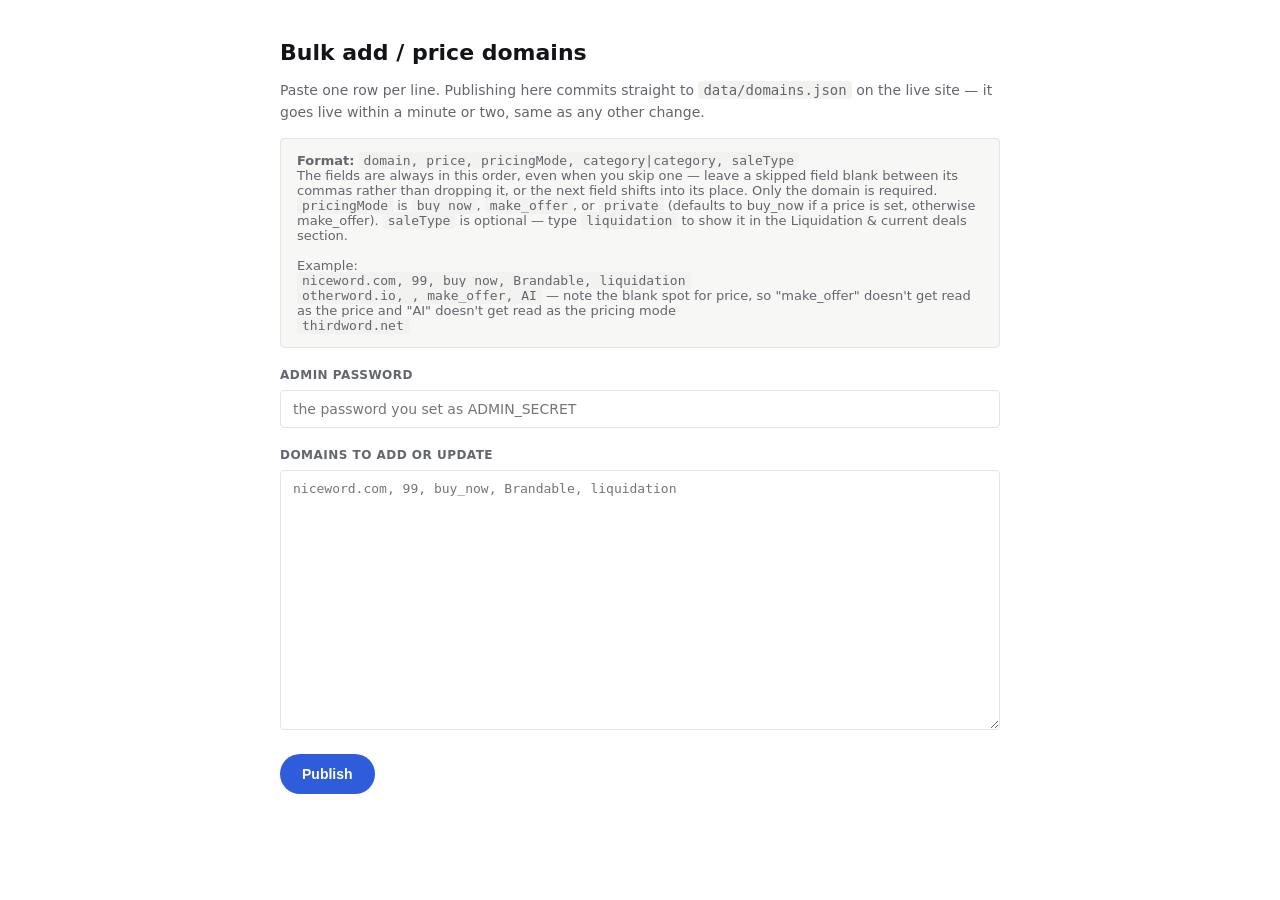
<file: admin/bulk.html>
<!doctype html>
<html lang="en">
<head>
<meta charset="utf-8">
<meta name="viewport" content="width=device-width, initial-scale=1">
<title>GoFetch — Bulk add</title>
<link rel="icon" href="data:,">
<style>
  :root{ --bg:#fff; --fg:#131417; --fg-dim:#63666D; --blue:#2E5CDB; --line:#E4E4E1; }
  *{ box-sizing:border-box; }
  body{ margin:0; background:var(--bg); color:var(--fg); font-family: "Public Sans", system-ui, sans-serif; padding: 40px 24px; }
  .wrap{ max-width: 720px; margin: 0 auto; }
  h1{ font-size: 22px; margin: 0 0 6px; }
  p{ color: var(--fg-dim); font-size: 14px; line-height: 1.6; }
  label{ display:block; font-size: 12px; font-weight: 600; text-transform: uppercase; letter-spacing: 0.04em; color: var(--fg-dim); margin: 20px 0 8px; }
  input, textarea{ width: 100%; border: 1px solid var(--line); border-radius: 4px; padding: 10px 12px; font-family: inherit; font-size: 14px; }
  textarea{ min-height: 260px; font-family: ui-monospace, "SFMono-Regular", Menlo, monospace; font-size: 13px; resize: vertical; }
  button{ margin-top: 20px; background: var(--blue); color: #fff; border: none; border-radius: 999px; padding: 12px 22px; font-size: 14px; font-weight: 600; cursor: pointer; }
  button:hover{ background: #24479C; }
  button:disabled{ background: #ABC; cursor: default; }
  .status{ margin-top: 16px; font-size: 14px; white-space: pre-wrap; }
  .status.ok{ color: #2E7D4F; }
  .status.err{ color: #D5473B; }
  code{ background: #F2F2F1; padding: 1px 5px; border-radius: 3px; }
  .format{ background: #F7F7F6; border: 1px solid var(--line); border-radius: 4px; padding: 14px 16px; font-size: 13px; color: var(--fg-dim); }
</style>
</head>
<body>
<div class="wrap">
  <h1>Bulk add / price domains</h1>
  <p>Paste one row per line. Publishing here commits straight to <code>data/domains.json</code> on the live site — it goes live within a minute or two, same as any other change.</p>

  <div class="format">
    <strong>Format:</strong> <code>domain, price, pricingMode, category|category, saleType</code><br>
    The fields are always in this order, even when you skip one — leave a skipped field blank between its commas rather than dropping it, or the next field shifts into its place. Only the domain is required. <code>pricingMode</code> is <code>buy_now</code>, <code>make_offer</code>, or <code>private</code> (defaults to buy_now if a price is set, otherwise make_offer). <code>saleType</code> is optional — type <code>liquidation</code> to show it in the Liquidation &amp; current deals section.<br><br>
    Example:<br>
    <code>niceword.com, 99, buy_now, Brandable, liquidation</code><br>
    <code>otherword.io, , make_offer, AI</code> — note the blank spot for price, so "make_offer" doesn't get read as the price and "AI" doesn't get read as the pricing mode<br>
    <code>thirdword.net</code>
  </div>

  <label for="secret">Admin password</label>
  <input id="secret" type="password" autocomplete="off" placeholder="the password you set as ADMIN_SECRET">

  <label for="rows">Domains to add or update</label>
  <textarea id="rows" placeholder="niceword.com, 99, buy_now, Brandable, liquidation"></textarea>

  <button id="submit">Publish</button>
  <div id="status" class="status"></div>
</div>

<script>
  document.getElementById("submit").addEventListener("click", async function () {
    var btn = this;
    var statusEl = document.getElementById("status");
    var secret = document.getElementById("secret").value;
    var rows = document.getElementById("rows").value;
    if (!secret || !rows.trim()) {
      statusEl.textContent = "Enter the admin password and at least one row.";
      statusEl.className = "status err";
      return;
    }
    btn.disabled = true;
    statusEl.textContent = "Publishing…";
    statusEl.className = "status";
    try {
      var res = await fetch("/.netlify/functions/bulk-add", {
        method: "POST",
        headers: { "Content-Type": "application/json" },
        body: JSON.stringify({ secret: secret, rows: rows }),
      });
      var text = await res.text();
      if (!res.ok) throw new Error(text);
      var data = JSON.parse(text);
      statusEl.textContent = "Published — " + data.added + " added, " + data.updated + " updated. " + data.total + " domains total. Live in about a minute.";
      statusEl.className = "status ok";
      document.getElementById("rows").value = "";
    } catch (e) {
      statusEl.textContent = "Failed: " + e.message;
      statusEl.className = "status err";
    } finally {
      btn.disabled = false;
    }
  });
</script>
</body>
</html>
</file>
<file: css/style.css>
/* ============================================================
   GoFetch — design tokens
   Swiss-modern: white/black base, blue as the primary functional
   colour, gold for curation ("Featured" / "Handpicked"), coral
   for "Liquidation". Archivo for display type, Public Sans for
   body/labels, JetBrains Mono kept only for domain names & prices.
   ============================================================ */
:root{
  --bg: #FFFFFF;
  --bg-raised: #F7F7F6;
  --bg-raised-2: #F0F0EE;
  --fg: #131417;
  --fg-dim: #63666D;
  --fg-faint: #9A9DA3;
  --blue: #2E5CDB;
  --blue-dim: #E8EDFC;
  --gold: #B6862E;
  --gold-dim: #FBF1DA;
  --coral: #D5473B;
  --coral-dim: #FCEAE8;
  --ok: #2E7D4F;
  --line: #E4E4E1;
  --line-bright: #D2D2CE;

  --font-display: "Archivo", "Public Sans", system-ui, sans-serif;
  --font-body: "Public Sans", system-ui, sans-serif;
  --font-mono: "JetBrains Mono", ui-monospace, "SFMono-Regular", Menlo, monospace;

  --container: 1180px;
  --radius: 3px;
}

*{ box-sizing: border-box; }
html{ scroll-behavior: smooth; }
@media (prefers-reduced-motion: reduce){
  html{ scroll-behavior: auto; }
  *{ animation-duration: 0.001ms !important; animation-iteration-count: 1 !important; transition-duration: 0.001ms !important; }
}

body{
  margin: 0;
  background: var(--bg);
  color: var(--fg);
  font-family: var(--font-body);
  font-size: 16px;
  line-height: 1.5;
  -webkit-font-smoothing: antialiased;
}

/* Hide the default homepage until JS has decided whether this
   hostname should show the homepage or an owned-domain lander —
   avoids a flash of the wrong brand on custom domains. */
body.pre-boot .site-header,
body.pre-boot #home-app,
body.pre-boot footer{
  visibility: hidden;
}

a{ color: inherit; text-decoration: none; }
h1,h2,h3,h4{ margin: 0; font-weight: 700; letter-spacing: -0.015em; font-family: var(--font-display); }
p{ margin: 0; }
img,svg{ display: block; max-width: 100%; }

.mono{ font-family: var(--font-mono); }

.container{
  width: 100%;
  max-width: var(--container);
  margin: 0 auto;
  padding: 0 28px;
}

::selection{ background: var(--blue); color: #fff; }

:focus-visible{
  outline: 2px solid var(--blue);
  outline-offset: 3px;
}

button{ font-family: inherit; }

/* Small uppercase label style — used for eyebrows, nav, badges */
.label-text{
  font-family: var(--font-body);
  font-size: 11.5px;
  letter-spacing: 0.08em;
  text-transform: uppercase;
  font-weight: 600;
}

/* ============================================================
   Header
   ============================================================ */
.site-header{
  position: sticky;
  top: 0;
  z-index: 50;
  background: rgba(255,255,255,0.92);
  backdrop-filter: blur(8px);
  border-bottom: 1px solid var(--line);
}
.site-header .container{
  display: flex;
  align-items: center;
  justify-content: space-between;
  height: 68px;
}
.brand{
  display: flex;
  align-items: center;
  gap: 10px;
  font-size: 17px;
  letter-spacing: -0.01em;
  font-family: var(--font-display);
}
.brand .mark{ width: 22px; height: 22px; flex-shrink: 0; }
.brand-word{ font-weight: 700; }

.main-nav{ display: flex; align-items: center; gap: 30px; }
.main-nav a{
  font-family: var(--font-body);
  font-size: 12.5px;
  letter-spacing: 0.06em;
  text-transform: uppercase;
  font-weight: 600;
  color: var(--fg-dim);
  transition: color 0.15s ease;
}
.main-nav a:hover{ color: var(--fg); }
.main-nav a.current{ color: var(--fg); }

.nav-cta{
  font-family: var(--font-body);
  font-size: 12.5px;
  font-weight: 600;
  letter-spacing: 0.02em;
  padding: 10px 18px;
  border-radius: 999px;
  background: var(--blue);
  color: #fff;
  transition: background 0.15s ease;
}
.nav-cta:hover{ background: #24479C; }

/* ============================================================
   Logo mark
   ============================================================ */
.mark circle{ fill: var(--fg); }
.mark circle:last-of-type{ fill: var(--blue); }
.mark line{ stroke: var(--fg); stroke-width: 1.6; }

/* ============================================================
   Hero
   ============================================================ */
.hero{
  padding: 64px 0 44px;
  border-bottom: 1px solid var(--line);
  text-align: center;
}
.hero .container{ max-width: 720px; }
.hero-eyebrow{
  font-family: var(--font-body);
  font-size: 11.5px;
  letter-spacing: 0.08em;
  text-transform: uppercase;
  font-weight: 600;
  color: var(--fg-dim);
  margin-bottom: 22px;
  display: flex;
  align-items: center;
  justify-content: center;
  gap: 10px;
}
.hero-eyebrow::before{
  content: "";
  width: 6px;
  height: 6px;
  background: #4CAF6E;
  border-radius: 50%;
}
.hero-word{
  font-size: clamp(42px, 7vw, 60px);
  font-weight: 700;
  letter-spacing: -0.02em;
  line-height: 1.02;
  margin: 0 0 22px;
}
.hero-word .cursor{ display: none; }

.hero-line{
  font-size: 16px;
  color: var(--fg-dim);
  max-width: 520px;
  margin: 0 auto 34px;
  line-height: 1.55;
}

/* Search pill */
.terminal{
  display: flex;
  align-items: center;
  max-width: 560px;
  margin: 0 auto;
  border: 1.5px solid var(--fg);
  border-radius: 999px;
  padding: 6px 6px 6px 18px;
  background: var(--bg);
}
.terminal-bar{ display: none; }
.terminal-form{ display: flex; align-items: center; width: 100%; }
.terminal-form::before{
  content: "";
  width: 15px; height: 15px; flex-shrink: 0; margin-right: 10px;
  background: no-repeat center / contain url("data:image/svg+xml,%3Csvg xmlns='http://www.w3.org/2000/svg' viewBox='0 0 24 24' fill='none' stroke='%239A9DA3' stroke-width='2'%3E%3Ccircle cx='11' cy='11' r='7'/%3E%3Cline x1='21' y1='21' x2='16.6' y2='16.6'/%3E%3C/svg%3E");
}
.terminal-prompt{ display: none; }
.terminal-input{
  flex: 1;
  background: transparent;
  border: none;
  color: var(--fg);
  font-family: var(--font-body);
  font-size: 14px;
  padding: 10px 0;
}
.terminal-input::placeholder{ color: var(--fg-faint); }
.terminal-input:focus{ outline: none; }
.terminal-submit{
  background: var(--blue);
  color: #fff;
  border: none;
  border-radius: 999px;
  font-family: var(--font-display);
  font-size: 13px;
  font-weight: 600;
  letter-spacing: 0;
  text-transform: none;
  padding: 10px 20px;
  cursor: pointer;
  transition: background 0.15s ease;
}
.terminal-submit:hover{ background: #24479C; }

.terminal-result{
  display: none;
  max-width: 560px;
  margin: 14px auto 0;
  border: 1px solid var(--line);
  border-radius: var(--radius);
  padding: 16px 18px 20px;
  font-family: var(--font-body);
  font-size: 13px;
  text-align: left;
  background: var(--bg-raised);
}
.terminal-result.show{ display: block; animation: fadeUp 0.25s ease; }
@keyframes fadeUp{ from{ opacity: 0; transform: translateY(4px); } to{ opacity: 1; transform: translateY(0); } }
.terminal-result .status-line{
  font-family: var(--font-body);
  font-weight: 600;
  letter-spacing: 0.06em;
  text-transform: uppercase;
  font-size: 11px;
  color: var(--fg-dim);
  margin-bottom: 10px;
}
.tr-row{ display: flex; gap: 14px; padding: 3px 0; color: var(--fg-dim); }
.tr-row .k{ width: 96px; flex-shrink: 0; color: var(--fg-faint); font-family: var(--font-body); font-size: 11px; text-transform: uppercase; letter-spacing: 0.04em; }
.tr-row .v{ color: var(--fg); font-family: var(--font-mono); }
.terminal-result .tr-domain{
  font-family: var(--font-mono);
  font-size: 17px;
  color: var(--fg);
  margin-bottom: 10px;
  display: block;
}
.terminal-result .tr-actions{ margin-top: 14px; display: flex; gap: 10px; flex-wrap: wrap; }
.terminal-result .tr-empty{ color: var(--fg-dim); }

/* ============================================================
   Buttons
   ============================================================ */
.btn{
  display: inline-flex;
  align-items: center;
  gap: 8px;
  font-family: var(--font-display);
  font-size: 13px;
  font-weight: 600;
  letter-spacing: 0;
  text-transform: none;
  padding: 12px 22px;
  border-radius: 999px;
  cursor: pointer;
  border: 1px solid transparent;
  transition: all 0.15s ease;
}
.btn-primary{ background: var(--fg); color: #fff; }
.btn-primary:hover{ background: #33353a; }
.btn-ghost{ border-color: var(--line-bright); color: var(--fg); background: none; }
.btn-ghost:hover{ border-color: var(--fg); }
.btn-telegram{ border-color: var(--line-bright); color: var(--fg); background: none; }
.btn-telegram:hover{ border-color: #229ED9; color: #229ED9; }

/* ============================================================
   Badges (acquisition / sale-type)
   ============================================================ */
.badge{
  display: inline-flex;
  align-items: center;
  gap: 6px;
  font-family: var(--font-body);
  font-size: 11px;
  font-weight: 700;
  letter-spacing: 0.04em;
  text-transform: uppercase;
  padding: 5px 11px;
  border-radius: 999px;
}
.badge-buy_now{ background: var(--blue-dim); color: var(--blue); }
.badge-make_offer{ background: #F2F2F1; color: var(--fg-dim); }
.badge-private{ background: #F2F2F1; color: var(--fg-faint); }
.badge-liquidation{ background: var(--coral-dim); color: var(--coral); }
.badge-deal{ background: var(--gold-dim); color: var(--gold); }

/* ============================================================
   Section scaffolding
   ============================================================ */
section{ padding: 64px 0; border-bottom: 1px solid var(--line); }
section:last-of-type{ border-bottom: none; }
.section-head{
  display: flex;
  justify-content: space-between;
  align-items: flex-end;
  gap: 24px;
  margin-bottom: 32px;
  flex-wrap: wrap;
  padding-bottom: 18px;
  border-bottom: 1.5px solid var(--fg);
}
.section-eyebrow{
  font-family: var(--font-body);
  font-size: 11.5px;
  font-weight: 700;
  letter-spacing: 0.04em;
  color: var(--fg);
  display: flex;
  align-items: center;
  gap: 9px;
}
.section-title{ display: none; } /* eyebrow doubles as the visible title in this design */
.section-head .section-eyebrow{ font-size: 19px; font-family: var(--font-display); }
.section-link{
  font-family: var(--font-body);
  font-size: 11.5px;
  font-weight: 600;
  letter-spacing: 0.06em;
  text-transform: uppercase;
  color: var(--fg-dim);
  border: none;
  padding: 0;
  transition: color 0.15s ease;
}
.section-link:hover{ color: var(--fg); }

/* ============================================================
   Handpicked by Daniel — editorial picks from other marketplaces
   ============================================================ */
.handpicked-band{
  background: var(--bg-raised);
  border-top: 1px solid var(--line);
  border-bottom: 1px solid var(--line);
  padding: 44px 0 40px;
}
.handpicked-head{
  display: flex;
  align-items: flex-end;
  justify-content: space-between;
  gap: 24px;
  margin-bottom: 22px;
  flex-wrap: wrap;
}
.handpicked-eyebrow{
  font-family: var(--font-body);
  font-size: 11.5px;
  font-weight: 700;
  letter-spacing: 0.08em;
  text-transform: uppercase;
  color: var(--fg-dim);
  display: flex;
  align-items: center;
  gap: 8px;
  margin-bottom: 10px;
}
.handpicked-title{ font-size: 22px; }
.handpicked-sub{ font-size: 13px; color: var(--fg-dim); max-width: 300px; text-align: right; }
.handpicked-grid{
  display: grid;
  grid-template-columns: repeat(3, minmax(0,1fr));
  gap: 16px;
}
.pick-card{
  background: var(--bg);
  border: 1px solid var(--line);
  padding: 20px;
  display: flex;
  flex-direction: column;
}
.pick-card-top{ display: flex; align-items: center; justify-content: space-between; margin-bottom: 14px; }
.pick-platform{
  font-family: var(--font-body);
  font-size: 11.5px;
  font-weight: 600;
  letter-spacing: 0.06em;
  text-transform: uppercase;
  color: var(--fg-faint);
}
.pick-name{ font-family: var(--font-mono); font-size: 18px; font-weight: 600; margin-bottom: 8px; }
.pick-note{ font-size: 13px; line-height: 1.5; color: var(--fg-dim); margin-bottom: 18px; flex-grow: 1; }
.pick-foot{ display: flex; align-items: center; justify-content: space-between; }
.pick-price{ font-family: var(--font-mono); font-size: 14.5px; font-weight: 600; }
.pick-link{ font-family: var(--font-body); font-size: 11.5px; font-weight: 600; letter-spacing: 0.04em; color: var(--blue); }
.pick-link:hover{ text-decoration: underline; }
.handpicked-empty{ color: var(--fg-dim); font-size: 14px; padding: 8px 0; }

/* ============================================================
   Featured / asset cards
   ============================================================ */
.asset-grid{
  display: grid;
  grid-template-columns: repeat(4, 1fr);
}
.asset-card{
  background: var(--bg);
  padding: 22px 26px 20px 0;
  border-right: 1px solid var(--line);
  display: flex;
  flex-direction: column;
  gap: 8px;
  min-height: 170px;
}
.asset-card + .asset-card{ padding-left: 26px; }
.asset-card:last-child{ border-right: none; }
.asset-card:hover .asset-domain{ color: var(--blue); }
.asset-logo{
  height: 26px;
  width: auto;
  max-width: 120px;
  object-fit: contain;
  object-position: left;
  margin-bottom: 2px;
}
.asset-domain{
  font-family: var(--font-display);
  font-size: 18px;
  font-weight: 600;
  color: var(--fg);
  transition: color 0.15s ease;
}
.asset-cats{
  font-family: var(--font-body);
  font-size: 13px;
  color: var(--fg-dim);
  line-height: 1.5;
  min-height: 20px;
}
.asset-status{ margin-top: auto; }
.asset-view{ display: none; }

/* ============================================================
   Liquidation & current deals
   ============================================================ */
.deals-intro{ font-size: 13px; color: var(--fg-dim); margin: -14px 0 22px; }
.deals-list{ display: flex; flex-direction: column; }
.deal-row{
  display: flex;
  align-items: center;
  gap: 18px;
  padding: 18px 0;
  border-bottom: 1px solid var(--line);
  flex-wrap: wrap;
}
.deal-badge{ flex-shrink: 0; min-width: 92px; justify-content: center; }
.deal-name{ font-family: var(--font-mono); font-size: 16px; font-weight: 600; width: 200px; flex-shrink: 0; }
.deal-meta{ font-size: 13px; color: var(--fg-dim); flex-grow: 1; }
.deal-price{ font-family: var(--font-mono); font-size: 15px; font-weight: 600; width: 100px; text-align: right; flex-shrink: 0; }
.deal-cta{
  font-family: var(--font-display);
  font-size: 12.5px;
  font-weight: 600;
  color: #fff;
  background: var(--blue);
  padding: 9px 18px;
  border-radius: 999px;
  flex-shrink: 0;
  border: none;
  cursor: pointer;
}
.deal-cta.is-offer{ background: var(--fg); }
.deals-empty{ color: var(--fg-dim); font-size: 14px; padding: 24px 0; }

/* ============================================================
   Finder CTA band
   ============================================================ */
.finder-band{
  background: var(--bg-raised);
}
.finder-inner{
  display: flex;
  justify-content: space-between;
  align-items: center;
  gap: 32px;
  flex-wrap: wrap;
}
.finder-inner h3{ font-size: 22px; margin-bottom: 8px; max-width: 480px; }
.finder-inner p{ color: var(--fg-dim); max-width: 480px; }

/* ============================================================
   About / footer strip
   ============================================================ */
.about-strip p{
  max-width: 640px;
  color: var(--fg-dim);
  font-size: 16px;
  line-height: 1.7;
}
.about-strip p + p{ margin-top: 16px; }

footer{
  padding: 40px 0;
  font-family: var(--font-body);
  font-size: 12.5px;
  color: var(--fg-faint);
}
footer .container{
  display: flex;
  justify-content: space-between;
  align-items: center;
  flex-wrap: wrap;
  gap: 12px;
}
footer a{ color: var(--fg-faint); transition: color 0.15s ease; }
footer a:hover{ color: var(--fg); }

/* ============================================================
   Collection page
   ============================================================ */
.collection-layout{
  display: grid;
  grid-template-columns: 220px 1fr;
  gap: 48px;
  align-items: start;
}
.filters{
  position: sticky;
  top: 92px;
  display: flex;
  flex-direction: column;
  gap: 28px;
}
.filter-group h4{
  font-family: var(--font-body);
  font-size: 11px;
  font-weight: 700;
  letter-spacing: 0.08em;
  text-transform: uppercase;
  color: var(--fg-faint);
  margin-bottom: 12px;
}
.filter-option{
  display: block;
  width: 100%;
  text-align: left;
  background: none;
  border: none;
  color: var(--fg-dim);
  font-family: var(--font-body);
  font-size: 13.5px;
  padding: 5px 0;
  cursor: pointer;
  transition: color 0.15s ease;
}
.filter-option:hover{ color: var(--fg); }
.filter-option.active{ color: var(--blue); font-weight: 600; }
.filter-option .count{ color: var(--fg-faint); }

.collection-searchbar{
  margin-bottom: 20px;
}
.collection-search-input{
  width: 100%;
  max-width: 440px;
  border: 1px solid var(--line);
  border-radius: 999px;
  padding: 12px 18px;
  font-family: var(--font-body);
  font-size: 14px;
  color: var(--fg);
  background: var(--bg);
}
.collection-search-input:focus{
  outline: none;
  border-color: var(--blue);
}
.collection-search-input::placeholder{ color: var(--fg-faint); }

.collection-count{
  font-family: var(--font-body);
  font-size: 12.5px;
  color: var(--fg-dim);
  margin-bottom: 18px;
}

.search-note{
  font-family: var(--font-body);
  font-size: 13.5px;
  color: var(--fg-dim);
  margin: -8px 0 18px;
  display: none;
}
.search-note strong{ color: var(--fg); font-weight: 600; }

.listing-fallback-head{
  font-family: var(--font-display);
  font-size: 13px;
  font-weight: 600;
  text-transform: uppercase;
  letter-spacing: 0.04em;
  color: var(--fg-dim);
  margin: 28px 0 6px;
  padding-top: 20px;
  border-top: 1px solid var(--line);
}

.listing{
  display: flex;
  flex-direction: column;
  border-top: 1px solid var(--line);
}
.listing-row{
  display: grid;
  grid-template-columns: 1.4fr 1.4fr 0.9fr 0.7fr;
  gap: 16px;
  align-items: center;
  padding: 18px 4px;
  border-bottom: 1px solid var(--line);
  transition: background 0.15s ease;
  cursor: pointer;
}
.listing-row:hover{ background: var(--bg-raised); }
.listing-domain{ font-family: var(--font-mono); font-size: 16px; }
.listing-telegram-tag{ display: inline-flex; color: #229ED9; margin-left: 7px; vertical-align: -2px; }
.listing-telegram-tag svg{ width: 13px; height: 13px; }
.listing-cats{ font-family: var(--font-body); font-size: 13px; color: var(--fg-dim); }
.listing-price{ font-family: var(--font-mono); font-size: 13px; color: var(--fg-dim); }
.listing-status{
  font-family: var(--font-body);
  font-size: 12px;
  font-weight: 600;
  text-transform: uppercase;
  letter-spacing: 0.03em;
  text-align: right;
  background: none;
  border: none;
  padding: 0;
  margin: 0;
}
button.listing-status{ cursor: pointer; }
.listing-status.buy_now{ color: var(--blue); }
.listing-status.make_offer{ color: var(--fg-dim); }
.listing-status.private{ color: var(--fg-faint); }
button.listing-status.private:hover{ color: var(--blue); }
.listing-empty{ padding: 60px 0; text-align: center; color: var(--fg-dim); font-family: var(--font-body); font-size: 14px; }

/* Bundles strip -- sits above the filtered listing since a multi-domain
   bundle has no single extension/category to filter by. Hidden by JS
   (initBundleStrip) when data/bundles.json is empty. */
.bundle-strip{ margin-bottom: 40px; }
.bundle-strip-label{
  font-family: var(--font-body);
  font-size: 11.5px;
  font-weight: 600;
  letter-spacing: 0.06em;
  text-transform: uppercase;
  color: var(--fg-faint);
  margin-bottom: 12px;
}
.bundle-strip-list{
  display: grid;
  grid-template-columns: repeat(auto-fill, minmax(220px, 1fr));
  gap: 14px;
}
.bundle-card{
  background: var(--bg);
  border: 1px solid var(--line);
  padding: 16px 18px;
  display: flex;
  flex-direction: column;
  gap: 8px;
  color: var(--fg);
  transition: border-color 0.15s ease;
}
.bundle-card:hover{ border-color: var(--fg); }
.bundle-card-top{ display: flex; align-items: center; justify-content: space-between; }
.bundle-card-tag{
  font-family: var(--font-body);
  font-size: 10.5px;
  font-weight: 700;
  letter-spacing: 0.05em;
  text-transform: uppercase;
  color: var(--blue);
}
.bundle-card-telegram{ color: #229ED9; display: inline-flex; }
.bundle-card-telegram svg{ width: 14px; height: 14px; }
.bundle-card-name{ font-family: var(--font-mono); font-size: 15px; font-weight: 600; }
.bundle-card-domains{ font-family: var(--font-body); font-size: 12.5px; color: var(--fg-dim); }

/* ============================================================
   Lander — minimal, standalone domain landing experience
   ============================================================ */
.lander-shell{
  min-height: 100vh;
  display: flex;
  align-items: center;
  justify-content: center;
  position: relative;
}
.lander-corner{
  position: fixed;
  top: 22px;
  left: 24px;
  display: flex;
  align-items: center;
  gap: 7px;
  font-size: 12.5px;
  font-weight: 600;
  color: var(--fg-faint);
  z-index: 20;
  transition: color 0.15s ease;
}
.lander-corner .mark circle{ fill: var(--fg-faint); }
.lander-corner .mark line{ stroke: var(--fg-faint); }
.lander-corner:hover{ color: var(--blue); }
.lander-corner:hover .mark line{ stroke: var(--blue); }
.lander-corner:hover .mark circle{ fill: var(--blue); }

.lander-center{
  max-width: 620px;
  padding: 120px 28px 90px;
  text-align: center;
}
.lander-hero{
  margin-bottom: 22px;
  display: flex;
  flex-direction: column;
  align-items: center;
}
.lander-media{
  max-width: 260px;
  width: 100%;
  height: auto;
  margin-bottom: 6px;
}
.lander-caption{
  font-size: 12px;
  letter-spacing: 0.04em;
  color: var(--fg-faint);
  text-transform: uppercase;
  font-weight: 600;
}
.lander-domain{
  font-family: var(--font-mono);
  font-size: clamp(32px, 5.5vw, 52px);
  font-weight: 600;
  letter-spacing: -0.01em;
  line-height: 1;
}
.lander-badge{
  font-size: 12px;
  font-weight: 700;
  letter-spacing: 0.04em;
  text-transform: uppercase;
  color: var(--blue);
  margin-bottom: 24px;
}
.lander-includes{
  display: flex;
  align-items: center;
  justify-content: center;
  gap: 7px;
  margin: -12px 0 22px;
  font-size: 12.5px;
  color: var(--fg-dim);
}
.lander-includes svg{ color: #229ED9; flex-shrink: 0; }
.lander-includes strong{ color: var(--fg); font-weight: 600; }
.lander-desc{
  color: var(--fg-dim);
  font-size: 16px;
  line-height: 1.7;
  margin-bottom: 18px;
}
.lander-atompay{
  display: flex;
  justify-content: center;
  margin-bottom: 24px;
}
.pay-with-atom{
  display: inline-flex;
  align-items: center;
  gap: 8px;
  /* !important: Atom'''s own pay-with-atom.js sets an inline
     background: grey while it fetches a price token on load, then
     swaps to its own gradient once that resolves — both via plain
     (non-!important) inline styles, which briefly flash grey. This
     beats that inline style either way, so the button reads as one
     steady brand-blue instead of flickering. */
  background: var(--blue) !important;
  color: #fff;
  border: none;
  border-radius: 999px;
  padding: 12px 20px;
  font-family: var(--font-display);
  font-weight: 600;
  font-size: 13px;
  cursor: pointer;
}
.pay-with-atom img{ height: 16px; }
.lander-meta{
  font-size: 11.5px;
  font-weight: 600;
  letter-spacing: 0.03em;
  text-transform: uppercase;
  color: var(--fg-faint);
  margin-bottom: 56px;
}
.lander-meta .dot{ margin: 0 8px; }
.lander-actions{ display: flex; gap: 12px; justify-content: center; flex-wrap: wrap; margin-bottom: 20px; }

/* Cross-sell strip */
.lander-other{
  border-top: 1px solid var(--line);
  margin-top: 20px;
  padding-top: 32px;
  margin-bottom: 22px;
}
.lander-other-label{
  font-size: 10.5px;
  font-weight: 700;
  letter-spacing: 0.08em;
  text-transform: uppercase;
  color: var(--fg-faint);
  margin-bottom: 14px;
}
.lander-other-list{
  display: flex;
  flex-direction: column;
  gap: 8px;
  margin-bottom: 16px;
}
.lander-other-item{
  display: flex;
  justify-content: space-between;
  gap: 12px;
  font-size: 13.5px;
  color: var(--fg-dim);
  padding: 4px 0;
  transition: color 0.15s ease;
}
.lander-other-item:hover{ color: var(--fg); }
.lander-other-status{ color: var(--fg-faint); font-size: 11px; font-weight: 600; text-transform: uppercase; letter-spacing: 0.03em; }
.lander-other-more{
  font-size: 11.5px;
  font-weight: 600;
  letter-spacing: 0.04em;
  text-transform: uppercase;
  color: var(--fg-faint);
}
.lander-other-more:hover{ color: var(--blue); }

.lander-bulk{
  font-size: 12.5px;
  color: var(--fg-faint);
  line-height: 1.6;
  max-width: 440px;
  margin: 0 auto;
}

@media (max-width: 560px){
  .lander-corner{ top: 16px; left: 16px; }
  .lander-center{ padding: 96px 20px 90px; }
}

/* Minimal lander variant — single centered image/video, white page */
.lander-shell--minimal{
  flex-direction: column;
  background: var(--bg);
  color: var(--fg);
  width: 100%;
}
.lander-minimal-center{
  display: flex;
  align-items: center;
  justify-content: center;
  width: 100%;
  padding: 40px;
}
.lander-minimal-media{
  width: min(60vw, 620px);
  max-width: 620px;
  height: auto;
}
.lander-minimal-info{
  display: flex;
  flex-direction: column;
  align-items: center;
  padding: 0 28px 56px;
  text-align: center;
}
.lander-minimal-info .lander-badge{ margin-bottom: 20px; }
@media (max-width: 560px){
  .lander-minimal-media{ width: 84vw; }
}


/* ============================================================
   Enquiry modal
   ============================================================ */
.modal-overlay{
  position: fixed;
  inset: 0;
  background: rgba(19,20,23,0.5);
  backdrop-filter: blur(2px);
  display: none;
  align-items: center;
  justify-content: center;
  z-index: 200;
  padding: 24px;
}
.modal-overlay.open{ display: flex; }
.modal{
  background: var(--bg);
  border: 1px solid var(--line-bright);
  border-radius: var(--radius);
  width: 100%;
  max-width: 460px;
  padding: 32px;
  max-height: 90vh;
  overflow-y: auto;
  box-shadow: 0 20px 60px rgba(0,0,0,0.18);
}
.modal-head{ display: flex; justify-content: space-between; align-items: flex-start; margin-bottom: 6px; }
.modal-title{ font-size: 20px; }
.modal-close{ background: none; border: none; color: var(--fg-dim); font-size: 20px; cursor: pointer; line-height: 1; padding: 4px; }
.modal-close:hover{ color: var(--fg); }
.modal-sub{ font-family: var(--font-body); font-size: 12.5px; color: var(--fg-dim); margin-bottom: 24px; }
.field{ margin-bottom: 16px; }
.field label{
  display: block;
  font-family: var(--font-body);
  font-size: 11px;
  font-weight: 700;
  letter-spacing: 0.05em;
  text-transform: uppercase;
  color: var(--fg-faint);
  margin-bottom: 7px;
}
.field input, .field textarea{
  width: 100%;
  background: var(--bg);
  border: 1px solid var(--line-bright);
  border-radius: var(--radius);
  color: var(--fg);
  font-family: var(--font-body);
  font-size: 14px;
  padding: 11px 12px;
}
.field input:focus, .field textarea:focus{ outline: none; border-color: var(--blue); }
.field textarea{ resize: vertical; min-height: 84px; }
.hp-field{ position: absolute; left: -9999px; opacity: 0; height: 0; }
.form-status{ font-family: var(--font-body); font-size: 12.5px; margin-top: 14px; min-height: 18px; }
.form-status.ok{ color: var(--ok); }
.form-status.err{ color: var(--coral); }

/* ============================================================
   About page
   ============================================================ */
.page-hero{
  padding: 64px 0 40px;
  border-bottom: 1px solid var(--line);
}
.page-title{ font-size: clamp(32px, 4.5vw, 46px); margin-bottom: 18px; }
.page-lede{ color: var(--fg-dim); font-size: 17px; max-width: 620px; line-height: 1.7; }
.prose{ max-width: 660px; }
.prose p{ color: var(--fg-dim); font-size: 16px; line-height: 1.8; margin-bottom: 20px; }
.prose strong{ color: var(--fg); font-weight: 600; }

/* ============================================================
   Liquidate page
   ============================================================ */
.liquidate-grid{
  display: grid;
  grid-template-columns: repeat(3, minmax(0,1fr));
  gap: 16px;
}
.liq-card{
  background: var(--bg);
  border: 1px solid var(--line);
  padding: 22px;
  display: flex;
  flex-direction: column;
  align-items: flex-start;
  gap: 10px;
}
.liq-name{ font-family: var(--font-mono); font-size: 19px; font-weight: 600; }
.liq-cats{ font-size: 12.5px; color: var(--fg-dim); }
.liq-price{ font-family: var(--font-display); font-size: 22px; font-weight: 700; margin-top: 6px; }
.liq-actions{ width: 100%; margin-top: 10px; }
.liquidate-empty{ padding: 60px 0; text-align: center; color: var(--fg-dim); font-size: 14px; }

/* ============================================================
   Responsive
   ============================================================ */
@media (max-width: 860px){
  .main-nav{ display: none; }
  .asset-grid{ grid-template-columns: repeat(2,1fr); }
  .asset-card{ border-right: none; border-bottom: 1px solid var(--line); padding: 20px 0; }
  .handpicked-grid{ grid-template-columns: 1fr; }
  .handpicked-sub{ text-align: left; max-width: none; }
  .liquidate-grid{ grid-template-columns: 1fr; }
  .collection-layout{ grid-template-columns: 1fr; }
  .filters{ position: static; flex-direction: row; flex-wrap: wrap; gap: 24px; }
  .listing-row{ grid-template-columns: 1fr; gap: 4px; padding: 16px 4px; }
  .listing-status{ text-align: left; }
  .deal-row{ flex-direction: column; align-items: flex-start; gap: 8px; }
  .deal-name{ width: auto; }
  .deal-price{ width: auto; text-align: left; }
  .hero{ padding: 48px 0 36px; }
  section{ padding: 48px 0; }
}
</file>
